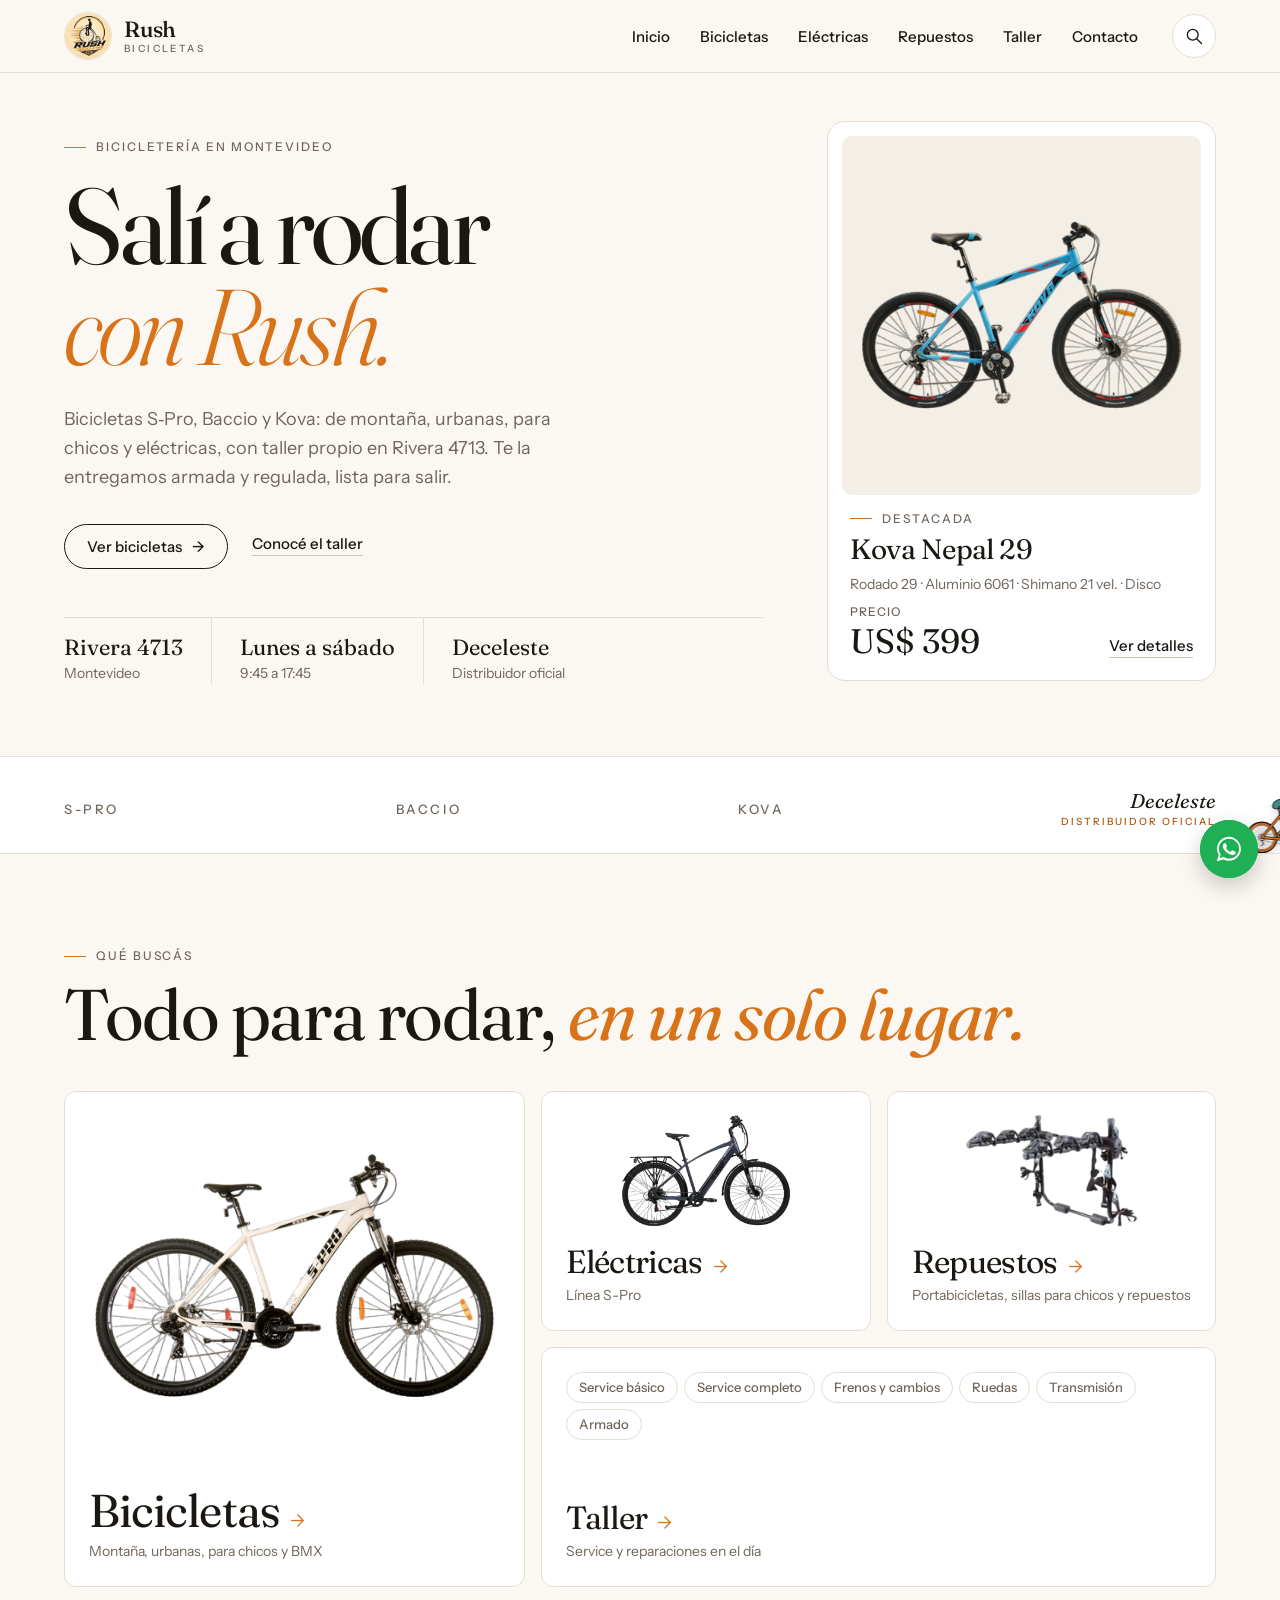
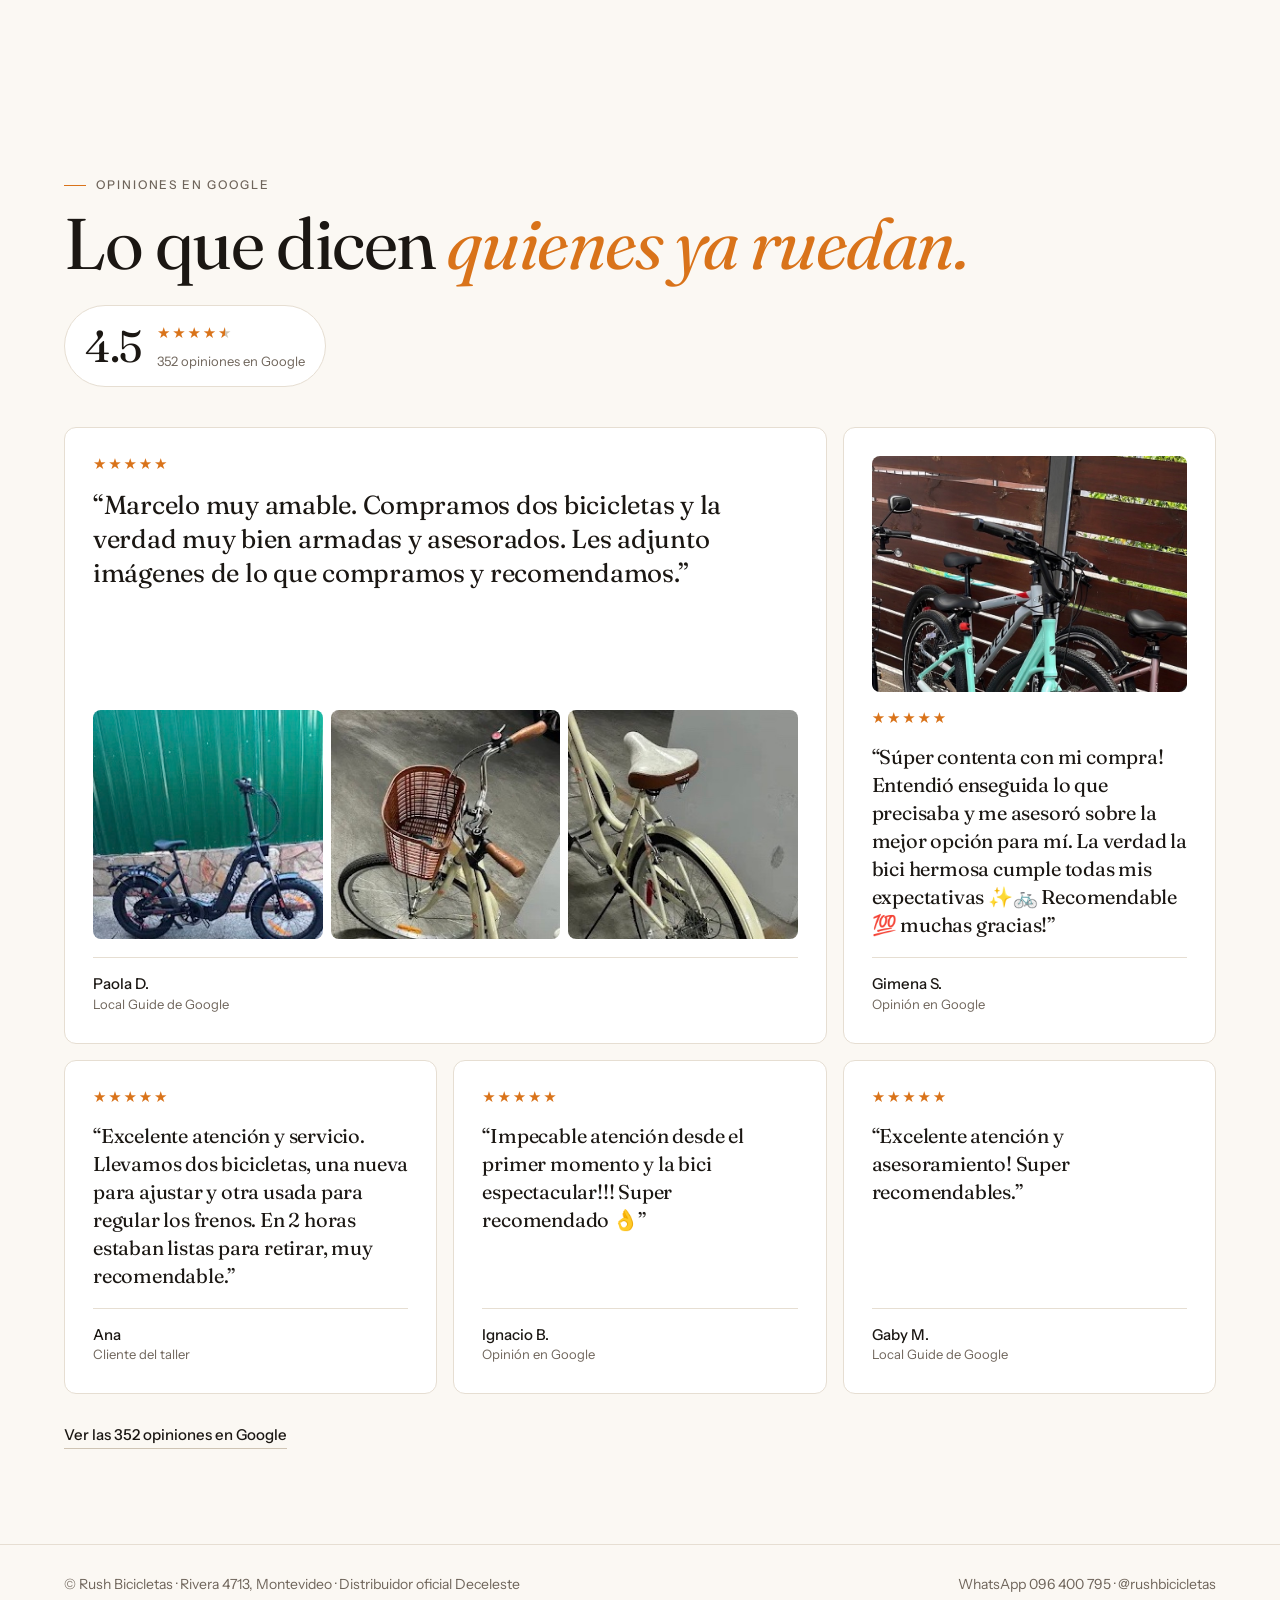
<file: index.html>
<!DOCTYPE html>
<html lang="es">
<head>
  <meta charset="UTF-8">
  <meta name="color-scheme" content="light">
  <meta name="viewport" content="width=device-width, initial-scale=1.0, viewport-fit=cover">
  <meta name="description" content="Rush Bicicletas: bicicletas, eléctricas, repuestos y taller en Rivera 4713, Montevideo.">
  <title>Rush Bicicletas</title>
  <link rel="icon" href="img/logo.webp" type="image/webp">
  <link rel="preconnect" href="https://fonts.googleapis.com">
  <link rel="preconnect" href="https://fonts.gstatic.com" crossorigin>
  <link rel="stylesheet" href="https://fonts.googleapis.com/css2?family=Fraunces:ital,opsz,wght@0,9..144,300..600;1,9..144,300..600&family=Instrument+Sans:wght@400..600&display=swap">
  <link rel="stylesheet" href="css/styles.css">
</head>
<body>
<svg width="0" height="0" style="position:absolute" aria-hidden="true">
  <defs>
    <symbol id="wa-icon" viewBox="0 0 32 32"><path d="M16 3C9 3 3.3 8.6 3.3 15.6c0 2.3.6 4.5 1.8 6.4L3 29l7.2-1.9c1.8 1 3.8 1.5 5.8 1.5 7 0 12.7-5.6 12.7-12.6S23 3 16 3zm0 23.2c-1.9 0-3.7-.5-5.3-1.5l-.4-.2-4.3 1.1 1.1-4.1-.3-.4c-1.1-1.7-1.6-3.6-1.6-5.5C5.2 9.8 10 5.1 16 5.1s10.8 4.7 10.8 10.5S22 26.2 16 26.2zm5.9-7.8c-.3-.2-1.9-.9-2.2-1-.3-.1-.5-.2-.7.2-.2.3-.8 1-1 1.2-.2.2-.4.2-.7.1-.3-.2-1.4-.5-2.6-1.6-1-.9-1.6-1.9-1.8-2.2-.2-.3 0-.5.1-.7l.5-.6c.2-.2.2-.3.3-.5.1-.2 0-.4 0-.6l-1-2.4c-.3-.6-.5-.5-.7-.5h-.6c-.2 0-.6.1-.9.4-.3.3-1.2 1.1-1.2 2.8s1.2 3.2 1.4 3.5c.2.2 2.4 3.6 5.8 5 .8.3 1.4.5 1.9.7.8.3 1.6.2 2.2.1.7-.1 1.9-.8 2.2-1.5.3-.7.3-1.4.2-1.5-.1-.1-.3-.2-.6-.3z"/></symbol>
  </defs>
</svg>

<header>
  <div class="wrap bar">
    <a class="brand" href="index.html" aria-label="Rush Bicicletas, inicio">
      <img src="img/logo.webp" alt="Logo de Rush Bicicletas">
      <div><span>Rush</span><small>BICICLETAS</small></div>
    </a>
    <button class="menu-btn" id="menuBtn" type="button" aria-expanded="false" aria-controls="menu" aria-label="Abrir menú"><i></i><i></i><i></i></button>
    <nav id="menu" aria-label="Secciones">
      <a href="index.html" aria-current="page">Inicio</a>
      <a href="bicicletas.html">Bicicletas</a>
      <a href="electricas.html">Eléctricas</a>
      <a href="repuestos.html">Repuestos</a>
      <a href="taller.html">Taller</a>
      <a href="contacto.html">Contacto</a>
    </nav>
  </div>
</header>

<main>
  <section class="hero">
    <div class="wrap">
      <div class="hero-text">
        <div class="eyebrow">Bicicletería en Montevideo</div>
        <h1>Salí a rodar <em>con Rush.</em></h1>
        <p>Bicicletas S&#8209;Pro, Baccio y Kova: de montaña, urbanas, para chicos y eléctricas, con taller propio en Rivera 4713. Te la entregamos armada y regulada, lista para salir.</p>
        <div class="ctas">
          <a class="btn btn-ghost" href="bicicletas.html">Ver bicicletas</a>
          <a class="link" href="taller.html">Conocé el taller</a>
        </div>
        <ul class="facts">
          <li><b>Rivera 4713</b>Montevideo</li>
          <li><b>Lunes a sábado</b>9:45 a 17:45</li>
          <li><b>Deceleste</b>Distribuidor oficial</li>
        </ul>
      </div>
      <a class="hero-card" href="producto.html?id=kova-nepal-29" style="text-decoration:none;color:inherit" aria-label="Kova Nepal 29, destacada, US$ 399">
        <div class="photo"><img src="img/catalogo/kova-nepal-29.webp" alt="Bicicleta Kova Nepal 29"></div>
        <div class="meta">
          <div class="eyebrow">Destacada</div>
          <h3>Kova Nepal 29</h3>
          <p class="hint-wa">Rodado 29 · Aluminio 6061 · Shimano 21 vel. · Disco</p>
          <div class="row"><div class="price"><small>Precio</small>US$ 399</div><span class="link">Ver detalles</span></div>
        </div>
      </a>
    </div>
  </section>

  <div class="brands" aria-label="Marcas que trabajamos">
  <!-- El ciclista recorre la franja de marcas -->
  <div class="ride" id="ride" aria-hidden="true">
    <div class="bike" id="bike" aria-hidden="true">
  <div class="bike-flip" id="bikeFlip">
    <svg viewBox="-70 -10 490 285" role="img" aria-label="Ciclista de ruta">
      <!-- Líneas de velocidad (se intensifican con el scroll) -->
      <g id="estela" stroke="#141010" stroke-linecap="round" opacity="0">
        <path d="M-66 262 L60 262" stroke-width="4"/>
        <path d="M-40 254 L40 256" stroke-width="2.5"/>
        <path d="M-58 270 L30 268" stroke-width="2"/>
        <path d="M-20 246 L34 249" stroke-width="1.6"/>
      </g>
      <!-- Pierna lejana -->
      <g id="leg-far"></g>
      <!-- Brazo lejano -->
      <path d="M252 50 L270 84 L312 92" fill="none" stroke="#141010" stroke-width="12" stroke-linecap="round" stroke-linejoin="round"/>
      <path d="M252 50 L270 84 L312 92" fill="none" stroke="#9C6440" stroke-width="8" stroke-linecap="round" stroke-linejoin="round"/>
      <g id="rueda-izq">
        <circle cx="95" cy="200" r="61" fill="none" stroke="#141010" stroke-width="7"/>
        <circle cx="95" cy="200" r="55" fill="none" stroke="#C8661A" stroke-width="9"/>
        <circle cx="95" cy="200" r="55" fill="none" stroke="#F2A24A" stroke-width="3" stroke-dasharray="40 305"/>
        <circle cx="95" cy="200" r="50" fill="none" stroke="#141010" stroke-width="1.6"/>
        <g stroke="#8C8078" stroke-width="1.1"><line x1="43.0" y1="200.0" x2="147.0" y2="200.0"/><line x1="45.5" y1="183.9" x2="144.5" y2="216.1"/><line x1="52.9" y1="169.4" x2="137.1" y2="230.6"/><line x1="64.4" y1="157.9" x2="125.6" y2="242.1"/><line x1="78.9" y1="150.5" x2="111.1" y2="249.5"/><line x1="95.0" y1="148.0" x2="95.0" y2="252.0"/><line x1="111.1" y1="150.5" x2="78.9" y2="249.5"/><line x1="125.6" y1="157.9" x2="64.4" y2="242.1"/><line x1="137.1" y1="169.4" x2="52.9" y2="230.6"/><line x1="144.5" y1="183.9" x2="45.5" y2="216.1"/></g>
        <circle cx="95" cy="200" r="13" fill="none" stroke="#141010" stroke-width="4" stroke-dasharray="2 2"/><circle cx="95" cy="200" r="5" fill="#141010"/>
      </g>
      <g id="rueda-der">
        <circle cx="325" cy="200" r="61" fill="none" stroke="#141010" stroke-width="7"/>
        <circle cx="325" cy="200" r="55" fill="none" stroke="#C8661A" stroke-width="9"/>
        <circle cx="325" cy="200" r="55" fill="none" stroke="#F2A24A" stroke-width="3" stroke-dasharray="40 305"/>
        <circle cx="325" cy="200" r="50" fill="none" stroke="#141010" stroke-width="1.6"/>
        <g stroke="#8C8078" stroke-width="1.1"><line x1="273.0" y1="200.0" x2="377.0" y2="200.0"/><line x1="275.5" y1="183.9" x2="374.5" y2="216.1"/><line x1="282.9" y1="169.4" x2="367.1" y2="230.6"/><line x1="294.4" y1="157.9" x2="355.6" y2="242.1"/><line x1="308.9" y1="150.5" x2="341.1" y2="249.5"/><line x1="325.0" y1="148.0" x2="325.0" y2="252.0"/><line x1="341.1" y1="150.5" x2="308.9" y2="249.5"/><line x1="355.6" y1="157.9" x2="294.4" y2="242.1"/><line x1="367.1" y1="169.4" x2="282.9" y2="230.6"/><line x1="374.5" y1="183.9" x2="275.5" y2="216.1"/></g>
        <circle cx="325" cy="200" r="5" fill="#141010"/>
      </g>
      <!-- Cadena y cambio -->
      <path d="M195 187 L95 188 M195 231 L95 212" fill="none" stroke="#5A5048" stroke-width="2.4" stroke-dasharray="3 2"/>
      <path d="M95 212 L102 228 L92 234" fill="none" stroke="#141010" stroke-width="3" stroke-linecap="round"/>
      <!-- Cuadro de ruta (contorno tinta + cobre) -->
      <g stroke-linecap="round" stroke-linejoin="round" fill="none">
        <path d="M95 200 L195 209 L170 110 Z M170 110 L300 98 M195 209 L304 128 M300 98 L306 128" stroke="#141010" stroke-width="12"/>
        <path d="M95 200 L195 209 L170 110 Z M170 110 L300 98 M195 209 L304 128 M300 98 L306 128" stroke="#D0701E" stroke-width="7"/>
        <path d="M212 196 L286 141" stroke="#141010" stroke-width="3" stroke-dasharray="7 3 2 3"/>
        <path d="M306 128 Q314 162 325 200" stroke="#141010" stroke-width="9"/>
        <path d="M306 128 Q314 162 325 200" stroke="#D0701E" stroke-width="4"/>
        <!-- Tija y asiento -->
        <path d="M170 110 L162 80" stroke="#141010" stroke-width="6"/>
        <!-- Potencia y manubrio de carrera -->
        <path d="M300 98 L318 92" stroke="#141010" stroke-width="6"/>
        <path d="M316 92 L332 90 Q348 92 344 110 Q340 124 326 122" stroke="#141010" stroke-width="6"/>
      </g>
      <path d="M140 76 Q152 70 186 73 Q190 79 180 80 L148 81 Q136 81 140 76 Z" fill="#141010"/>
      <path d="M328 84 L338 84 L336 96 L328 96 Z" fill="#141010"/>
      <!-- Pedalier -->
      <g id="pedal">
        <circle cx="195" cy="209" r="22" fill="none" stroke="#141010" stroke-width="6" stroke-dasharray="3 2"/>
        <circle cx="195" cy="209" r="15" fill="#2A2320"/>
        <line x1="195" y1="209" x2="195" y2="245" stroke="#141010" stroke-width="7" stroke-linecap="round"/>
        <line x1="195" y1="209" x2="195" y2="245" stroke="#8C8078" stroke-width="3" stroke-linecap="round"/>
        <line x1="195" y1="209" x2="195" y2="173" stroke="#141010" stroke-width="7" stroke-linecap="round"/>
        <circle cx="195" cy="209" r="4" fill="#C8661A"/>
      </g>
      <!-- Ciclista agachado -->
      <g id="ciclista" stroke-linecap="round" stroke-linejoin="round">
        <g id="leg-near"></g>
        <!-- Torso: camiseta rojo-naranja con panel naranja -->
        <path d="M166 66 Q210 34 262 40" fill="none" stroke="#141010" stroke-width="34"/>
        <path d="M166 66 Q210 34 262 40" fill="none" stroke="#C0391B" stroke-width="28"/>
        <path d="M176 70 Q214 50 258 52" fill="none" stroke="#F0892A" stroke-width="9"/>
        <path d="M204 42 L236 36" fill="none" stroke="#FFFFFF" stroke-width="2.5" opacity=".85"/>
        <!-- Calza -->
        <path d="M152 70 Q162 54 184 60" fill="none" stroke="#141010" stroke-width="30"/>
        <path d="M152 70 Q162 54 184 60" fill="none" stroke="#3E8C8A" stroke-width="24"/>
        <!-- Cuello y cabeza -->
        <path d="M262 40 L282 30" fill="none" stroke="#141010" stroke-width="14"/>
        <path d="M262 40 L282 30" fill="none" stroke="#C98A5E" stroke-width="9"/>
        <circle cx="291" cy="22" r="15" fill="#C98A5E" stroke="#141010" stroke-width="3"/>
        <path d="M296 30 Q302 32 306 28" fill="none" stroke="#141010" stroke-width="2"/>
        <!-- Casco blanco con ventilaciones -->
        <path d="M268 18 Q272 -2 296 0 Q312 2 310 16 L300 14 Q286 8 268 18 Z" fill="#FFFFFF" stroke="#141010" stroke-width="3"/>
        <path d="M280 6 L286 12 M290 3 L294 10 M300 4 L302 11" stroke="#141010" stroke-width="2"/>
        <!-- Lentes -->
        <path d="M292 18 L308 18 L307 24 Q300 27 294 24 Z" fill="#35B8C9" stroke="#141010" stroke-width="2"/>
        <!-- Brazo cercano -->
        <path d="M258 48 L280 84 L326 90" fill="none" stroke="#141010" stroke-width="14"/>
        <path d="M258 48 L270 66" fill="none" stroke="#C0391B" stroke-width="10"/>
        <path d="M270 66 L280 84 L322 90" fill="none" stroke="#C98A5E" stroke-width="9"/>
        <circle cx="326" cy="90" r="7" fill="#141010"/>
      </g>
    </svg>
  </div>
</div>
  </div>
    <div class="wrap"><b>S-Pro</b><b>Baccio</b><b>Kova</b><b class="dist">Deceleste<small>Distribuidor oficial</small></b></div>
  </div>

  <section class="block">
    <div class="wrap">
      <div class="head">
        <div>
          <div class="eyebrow">Qué buscás</div>
          <h2>Todo para rodar, <em>en un solo lugar.</em></h2>
        </div>
      </div>
      <div class="tiles">
        <a class="tile tile-big" href="bicicletas.html"><img src="img/catalogo/spro-vx-29.webp" alt=""><span>Bicicletas</span><small>Montaña, urbanas, para chicos y BMX</small></a>
        <a class="tile" href="electricas.html"><img src="img/catalogo/spro-mob-700.webp" alt=""><span>Eléctricas</span><small>Línea S-Pro</small></a>
        <a class="tile" href="repuestos.html"><img src="img/catalogo/kova-portabicicletas-3.webp" alt=""><span>Repuestos</span><small>Portabicicletas, sillas para chicos y repuestos</small></a>
        <a class="tile tile-wide" href="taller.html"><ul aria-hidden="true"><li>Service básico</li><li>Service completo</li><li>Frenos y cambios</li><li>Ruedas</li><li>Transmisión</li><li>Armado</li></ul><span>Taller</span><small>Service y reparaciones en el día</small></a>
      </div>
    </div>
  </section>

  <section class="block reviews">
    <div class="wrap">
      <div class="head">
        <div>
          <div class="eyebrow">Opiniones en Google</div>
          <h2>Lo que dicen <em>quienes ya ruedan.</em></h2>
        </div>
        <a class="rating" href="https://www.google.com/maps/search/?api=1&amp;query=Rush+Bicicletas+Av.+Gral.+Rivera+4713+Montevideo" target="_blank" rel="noopener">
          <b>4.5</b>
          <span><span class="stars stars-45" aria-label="4.5 de 5 estrellas">★★★★★</span><small>352 opiniones en Google</small></span>
        </a>
      </div>
      <div class="reviews-grid">
        <figure class="review review-lead">
          <span class="stars" aria-label="5 de 5 estrellas">★★★★★</span>
          <blockquote>“Marcelo muy amable. Compramos dos bicicletas y la verdad muy bien armadas y asesorados. Les adjunto imágenes de lo que compramos y recomendamos.”</blockquote>
          <div class="review-photos">
            <img src="img/clientes/cliente-1.jpg" alt="Bicicleta eléctrica plegable S-Pro de una clienta" loading="lazy">
            <img src="img/clientes/cliente-2.jpg" alt="Bicicleta de paseo con canasto de una clienta" loading="lazy">
            <img src="img/clientes/cliente-3.jpg" alt="Detalle del asiento de la bicicleta de paseo" loading="lazy">
          </div>
          <figcaption><b>Paola D.</b> Local Guide de Google</figcaption>
        </figure>
        <figure class="review review-pic">
          <img src="img/clientes/cliente-gimena.jpg" alt="Bicicleta verde agua de una clienta, junto a otras bicis" loading="lazy">
          <span class="stars" aria-label="5 de 5 estrellas">★★★★★</span>
          <blockquote>“Súper contenta con mi compra! Entendió enseguida lo que precisaba y me asesoró sobre la mejor opción para mí. La verdad la bici hermosa cumple todas mis expectativas ✨🚲 Recomendable 💯 muchas gracias!”</blockquote>
          <figcaption><b>Gimena S.</b> Opinión en Google</figcaption>
        </figure>
        <figure class="review">
          <span class="stars" aria-label="5 de 5 estrellas">★★★★★</span>
          <blockquote>“Excelente atención y servicio. Llevamos dos bicicletas, una nueva para ajustar y otra usada para regular los frenos. En 2 horas estaban listas para retirar, muy recomendable.”</blockquote>
          <figcaption><b>Ana</b> Cliente del taller</figcaption>
        </figure>
        <figure class="review">
          <span class="stars" aria-label="5 de 5 estrellas">★★★★★</span>
          <blockquote>“Impecable atención desde el primer momento y la bici espectacular!!! Super recomendado 👌”</blockquote>
          <figcaption><b>Ignacio B.</b> Opinión en Google</figcaption>
        </figure>
        <figure class="review">
          <span class="stars" aria-label="5 de 5 estrellas">★★★★★</span>
          <blockquote>“Excelente atención y asesoramiento! Super recomendables.”</blockquote>
          <figcaption><b>Gaby M.</b> Local Guide de Google</figcaption>
        </figure>
      </div>
      <p class="reviews-more"><a class="link" href="https://www.google.com/maps/search/?api=1&amp;query=Rush+Bicicletas+Av.+Gral.+Rivera+4713+Montevideo" target="_blank" rel="noopener">Ver las 352 opiniones en Google</a></p>
    </div>
  </section>
</main>

<footer><div class="wrap"><span>© Rush Bicicletas · Rivera 4713, Montevideo · Distribuidor oficial Deceleste</span><span>WhatsApp 096 400 795 · @rushbicicletas</span></div></footer>

<a class="wa-float wa-link" href="#" target="_blank" rel="noopener" aria-label="Escribinos por WhatsApp"><svg><use href="#wa-icon"/></svg></a>

<script src="js/main.js"></script>
</body>
</html>
</file>
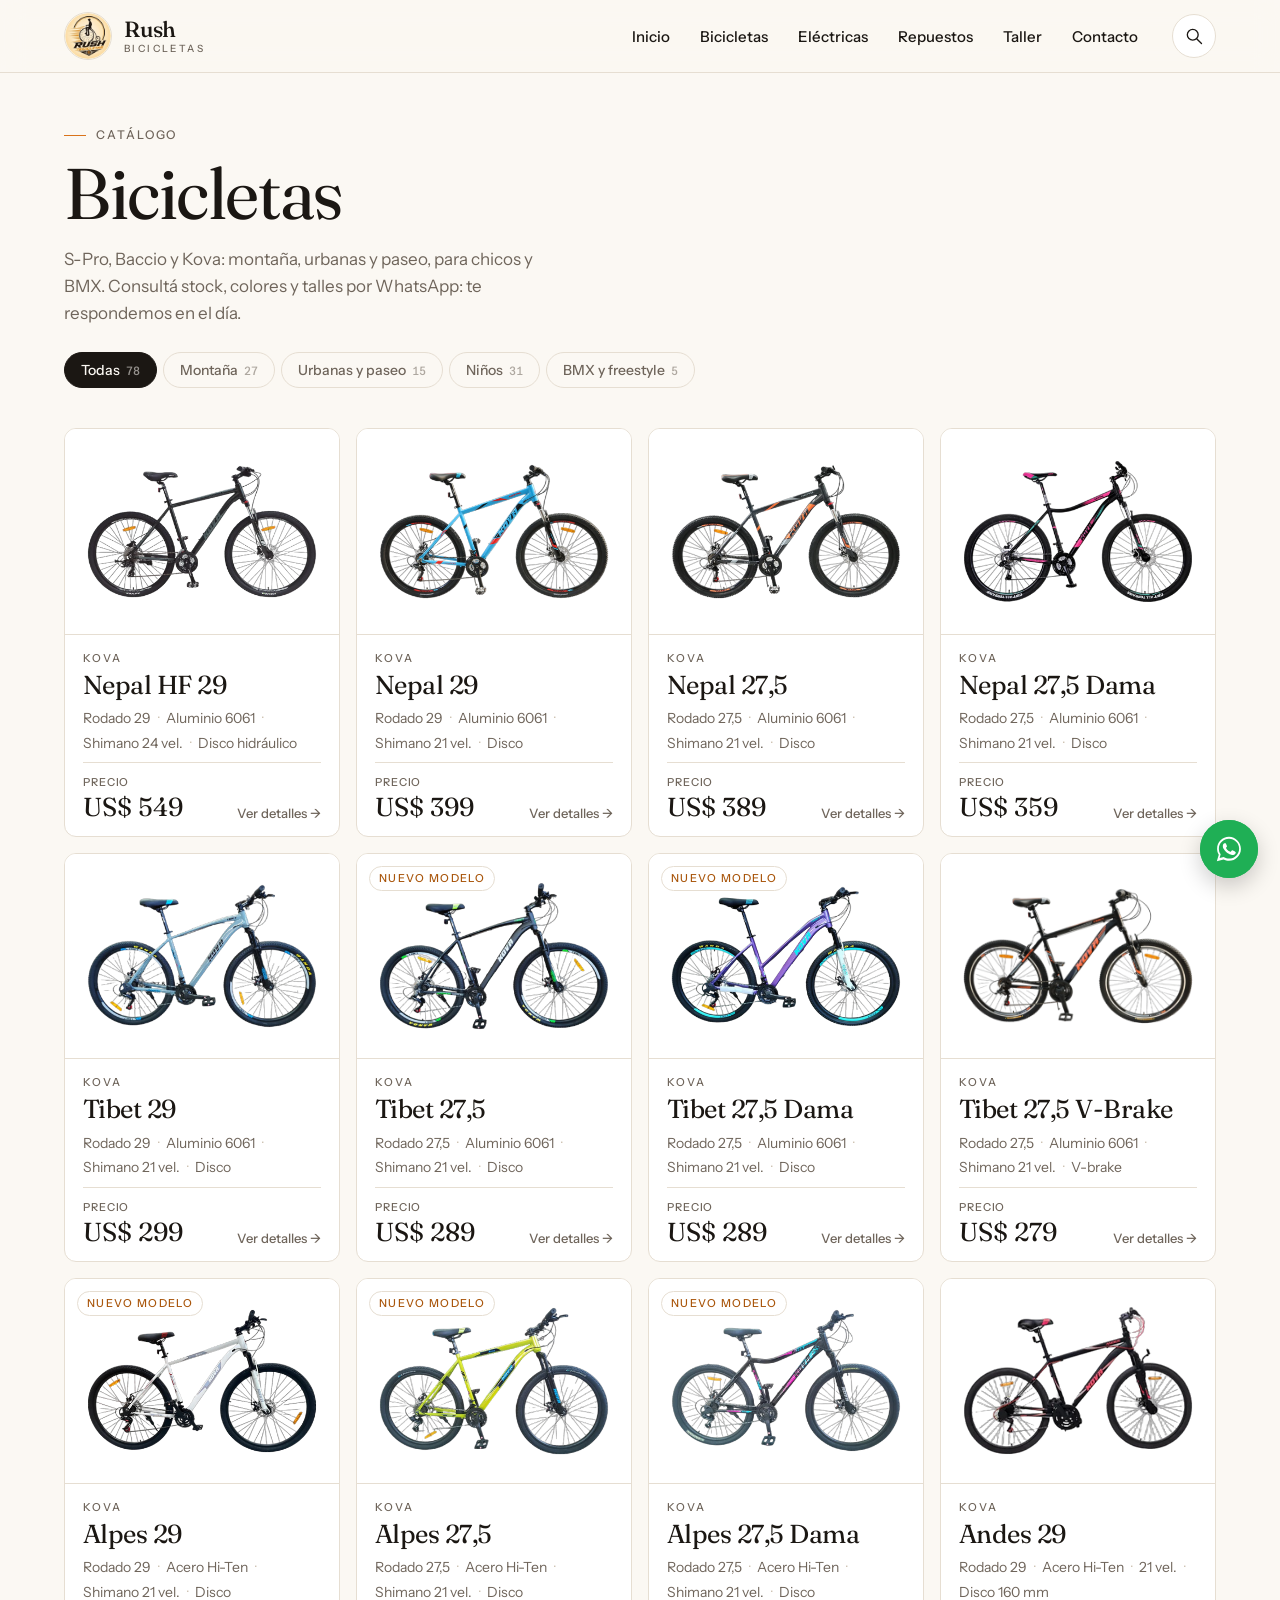
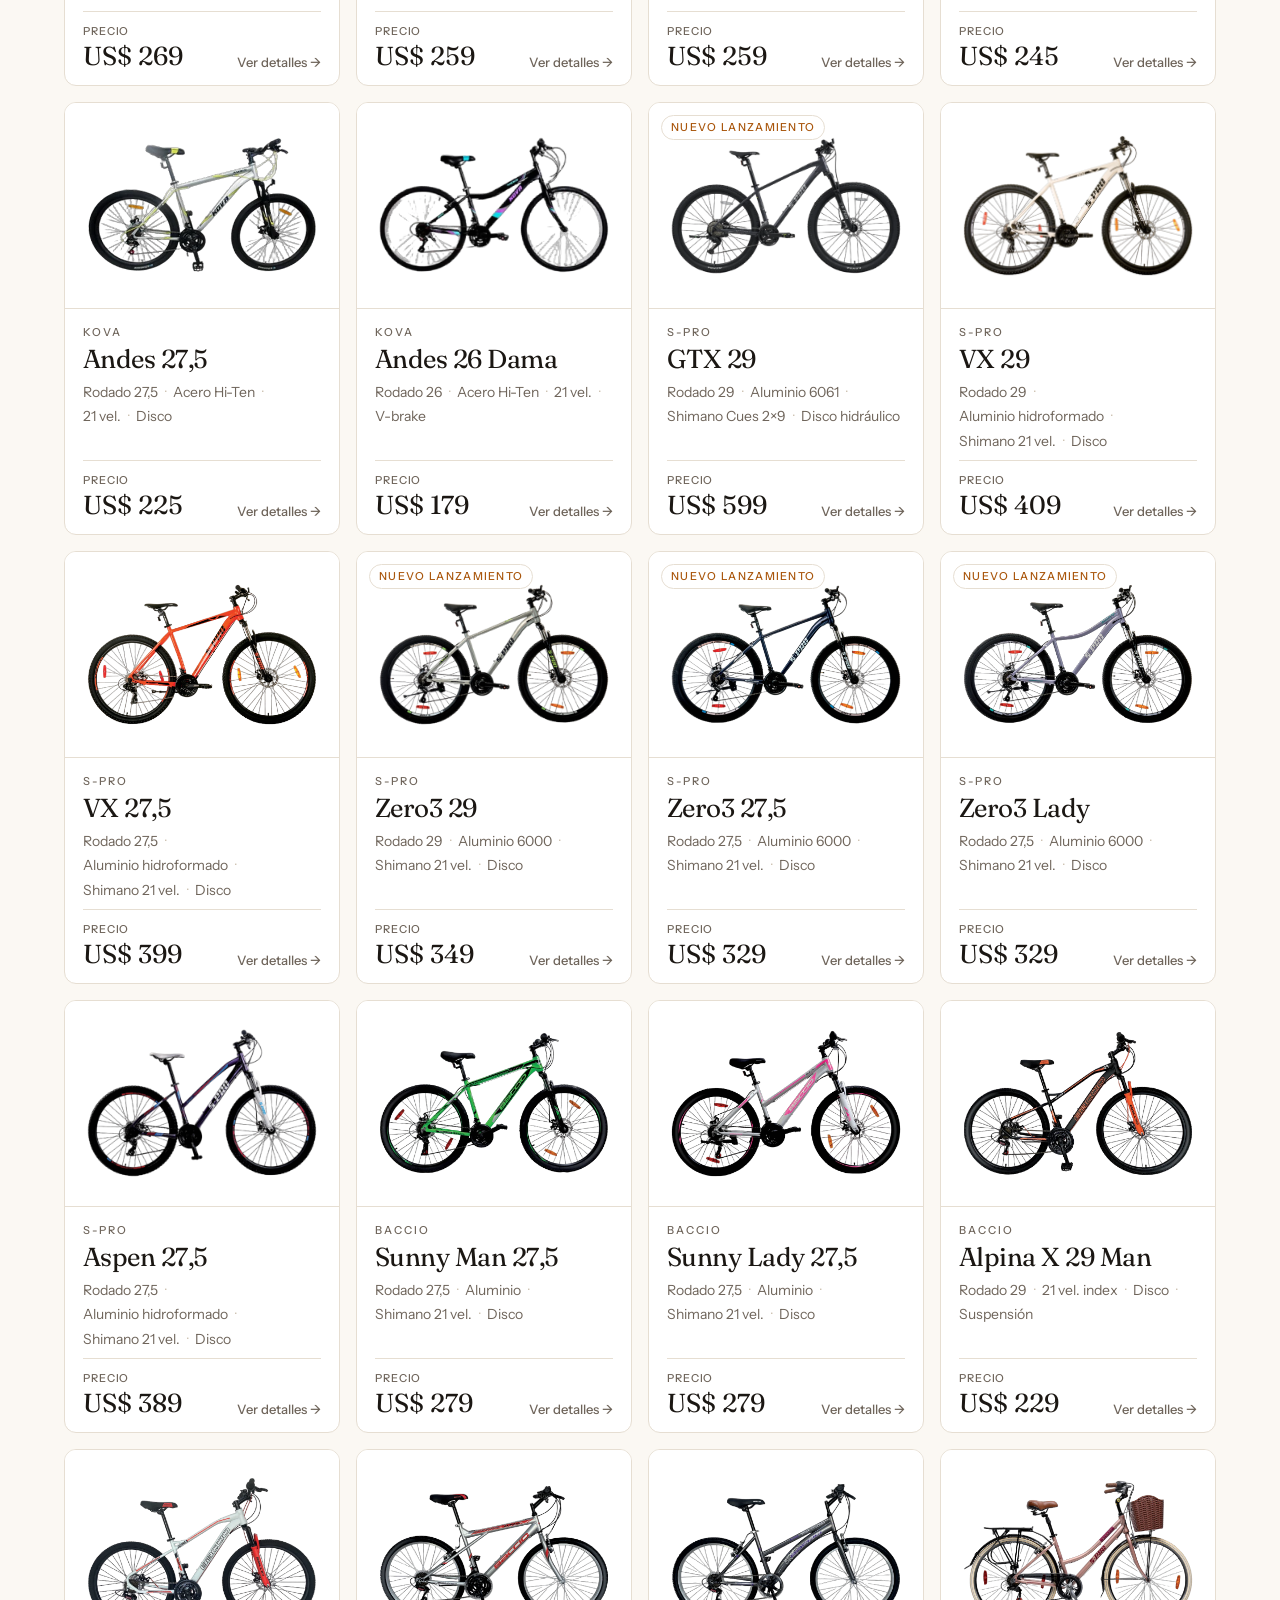
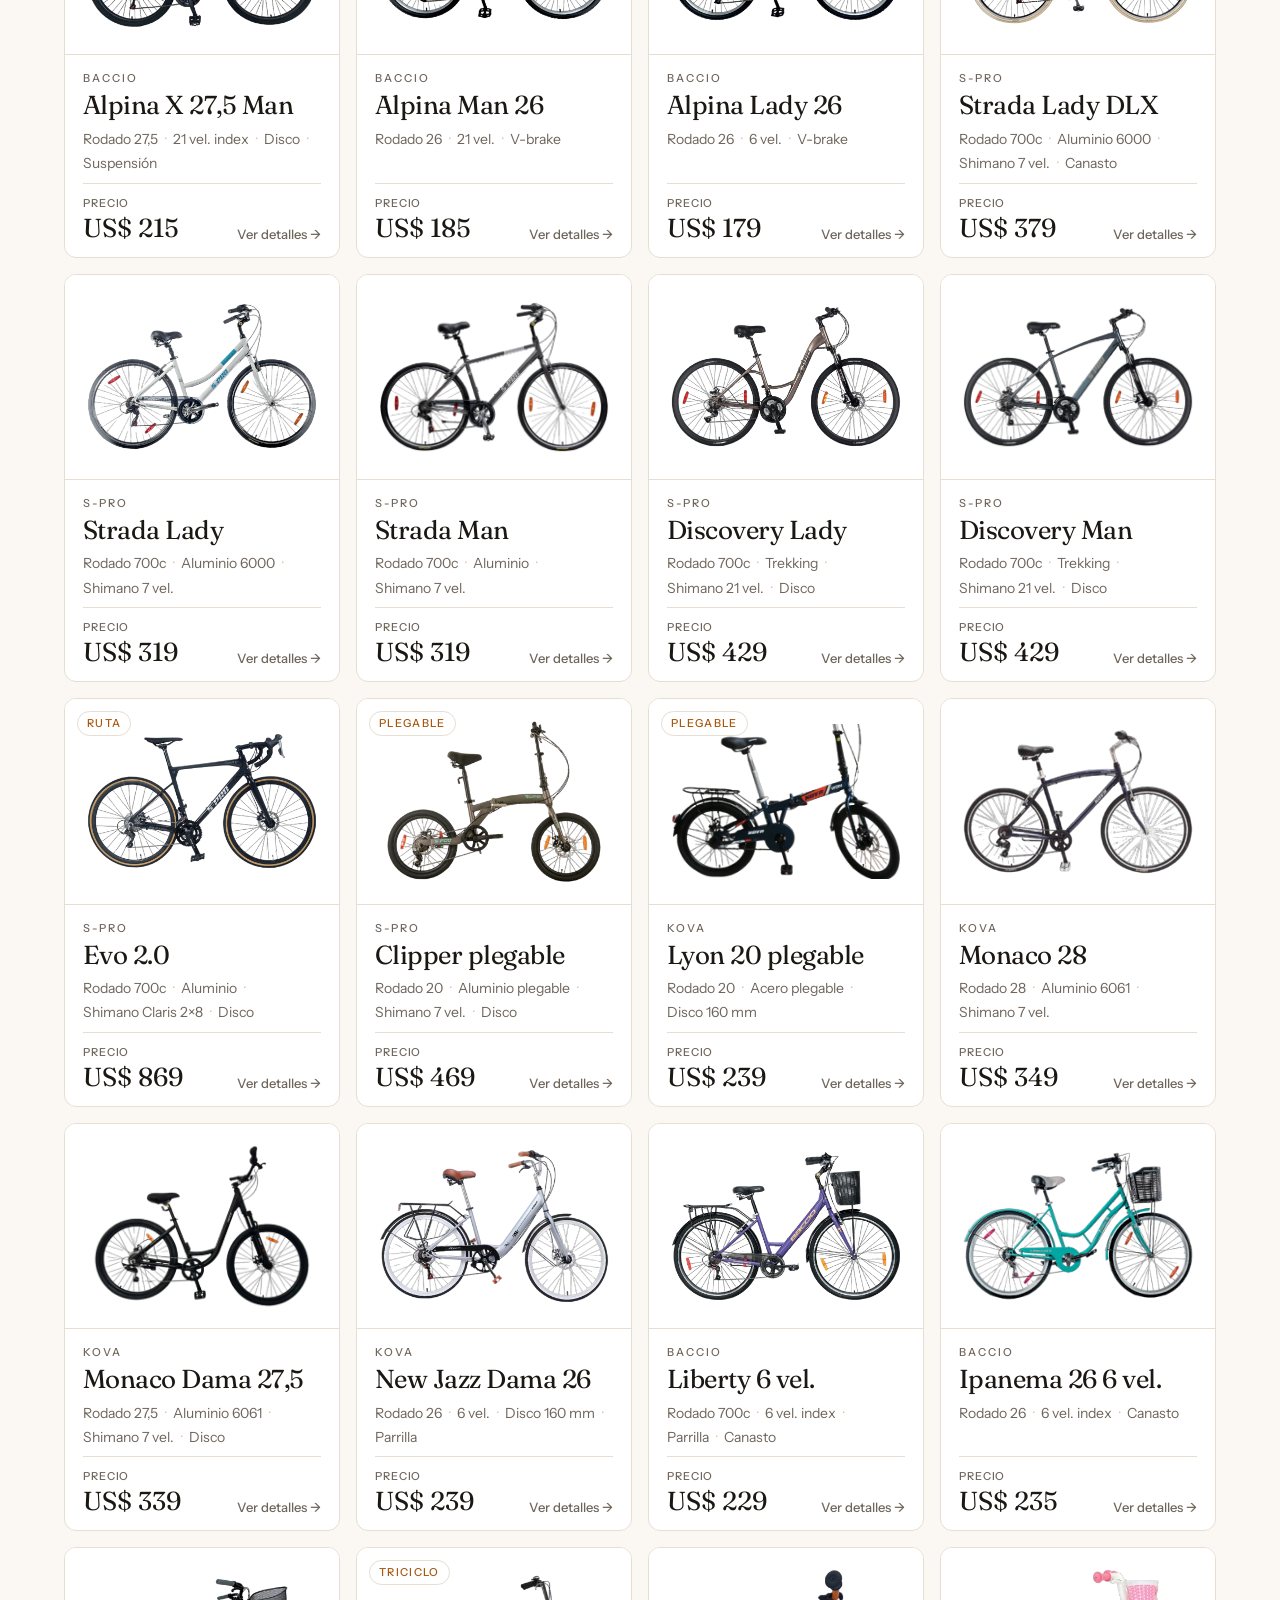
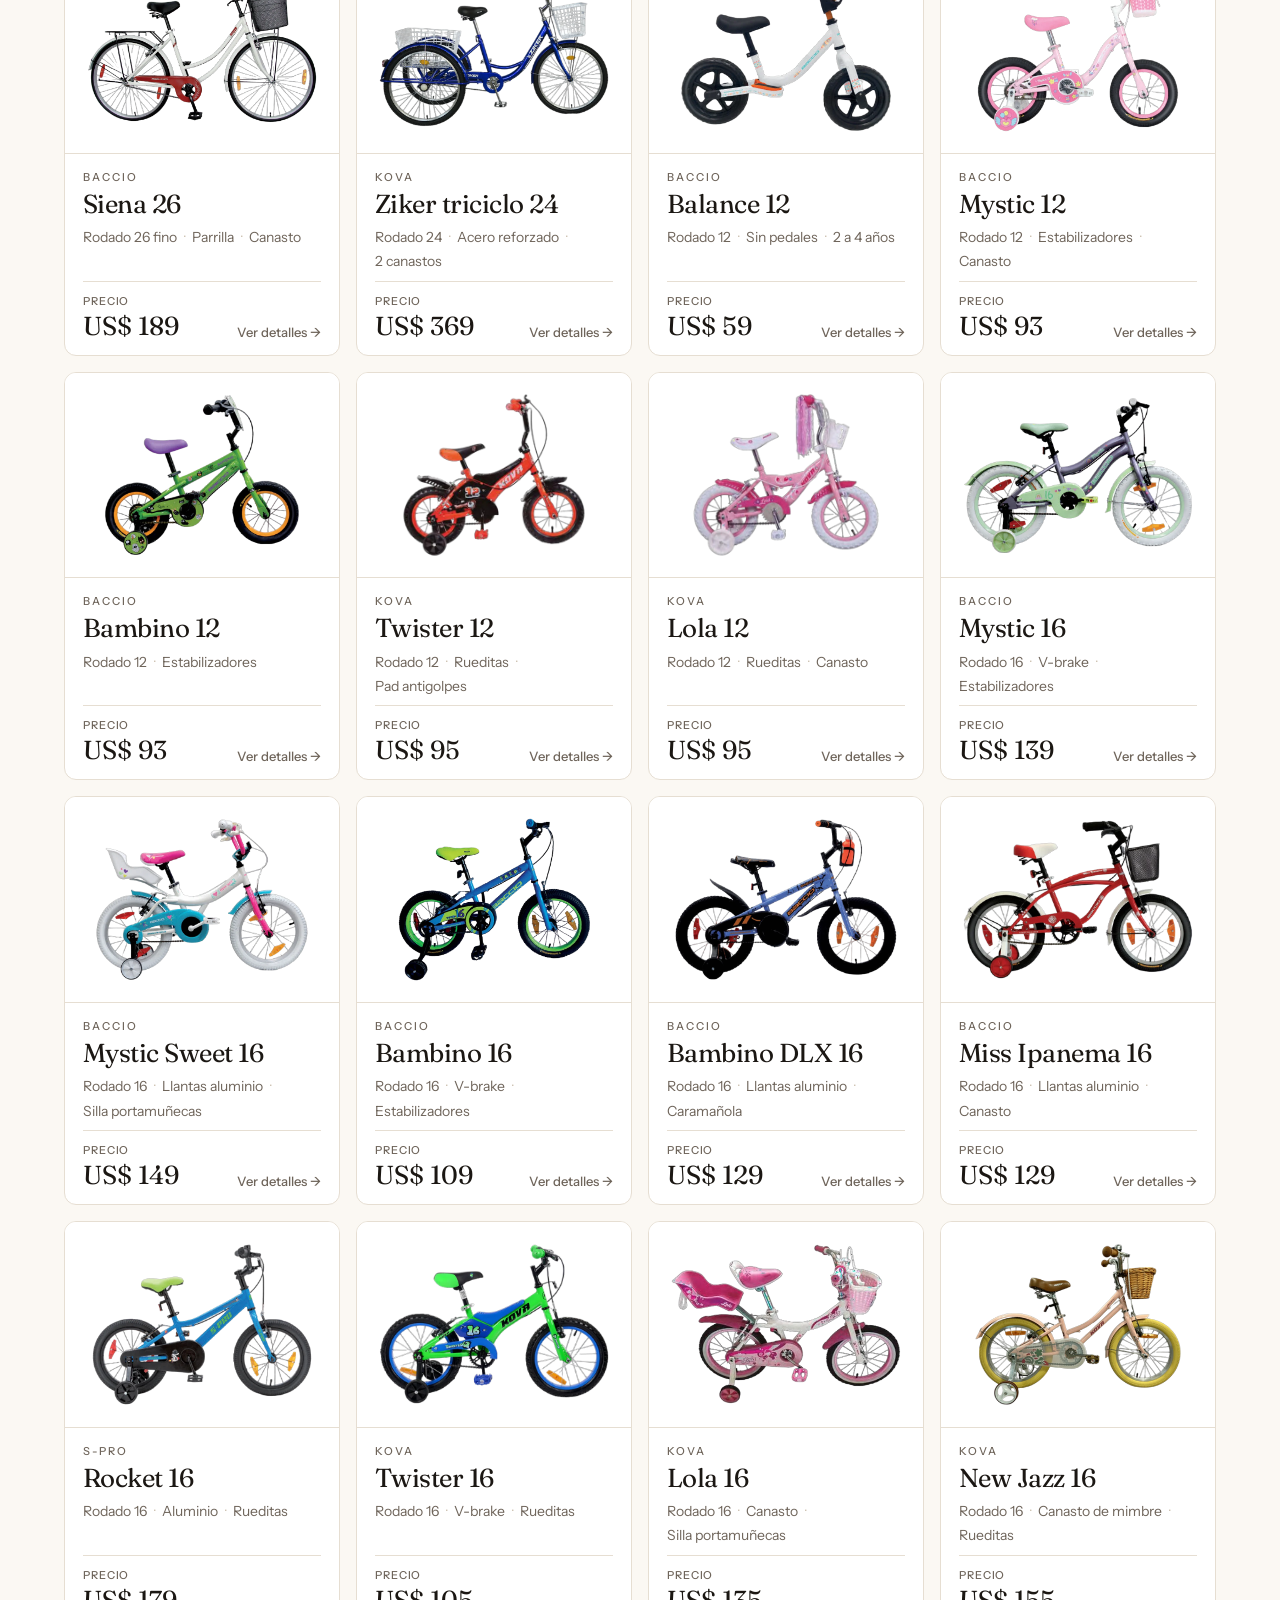
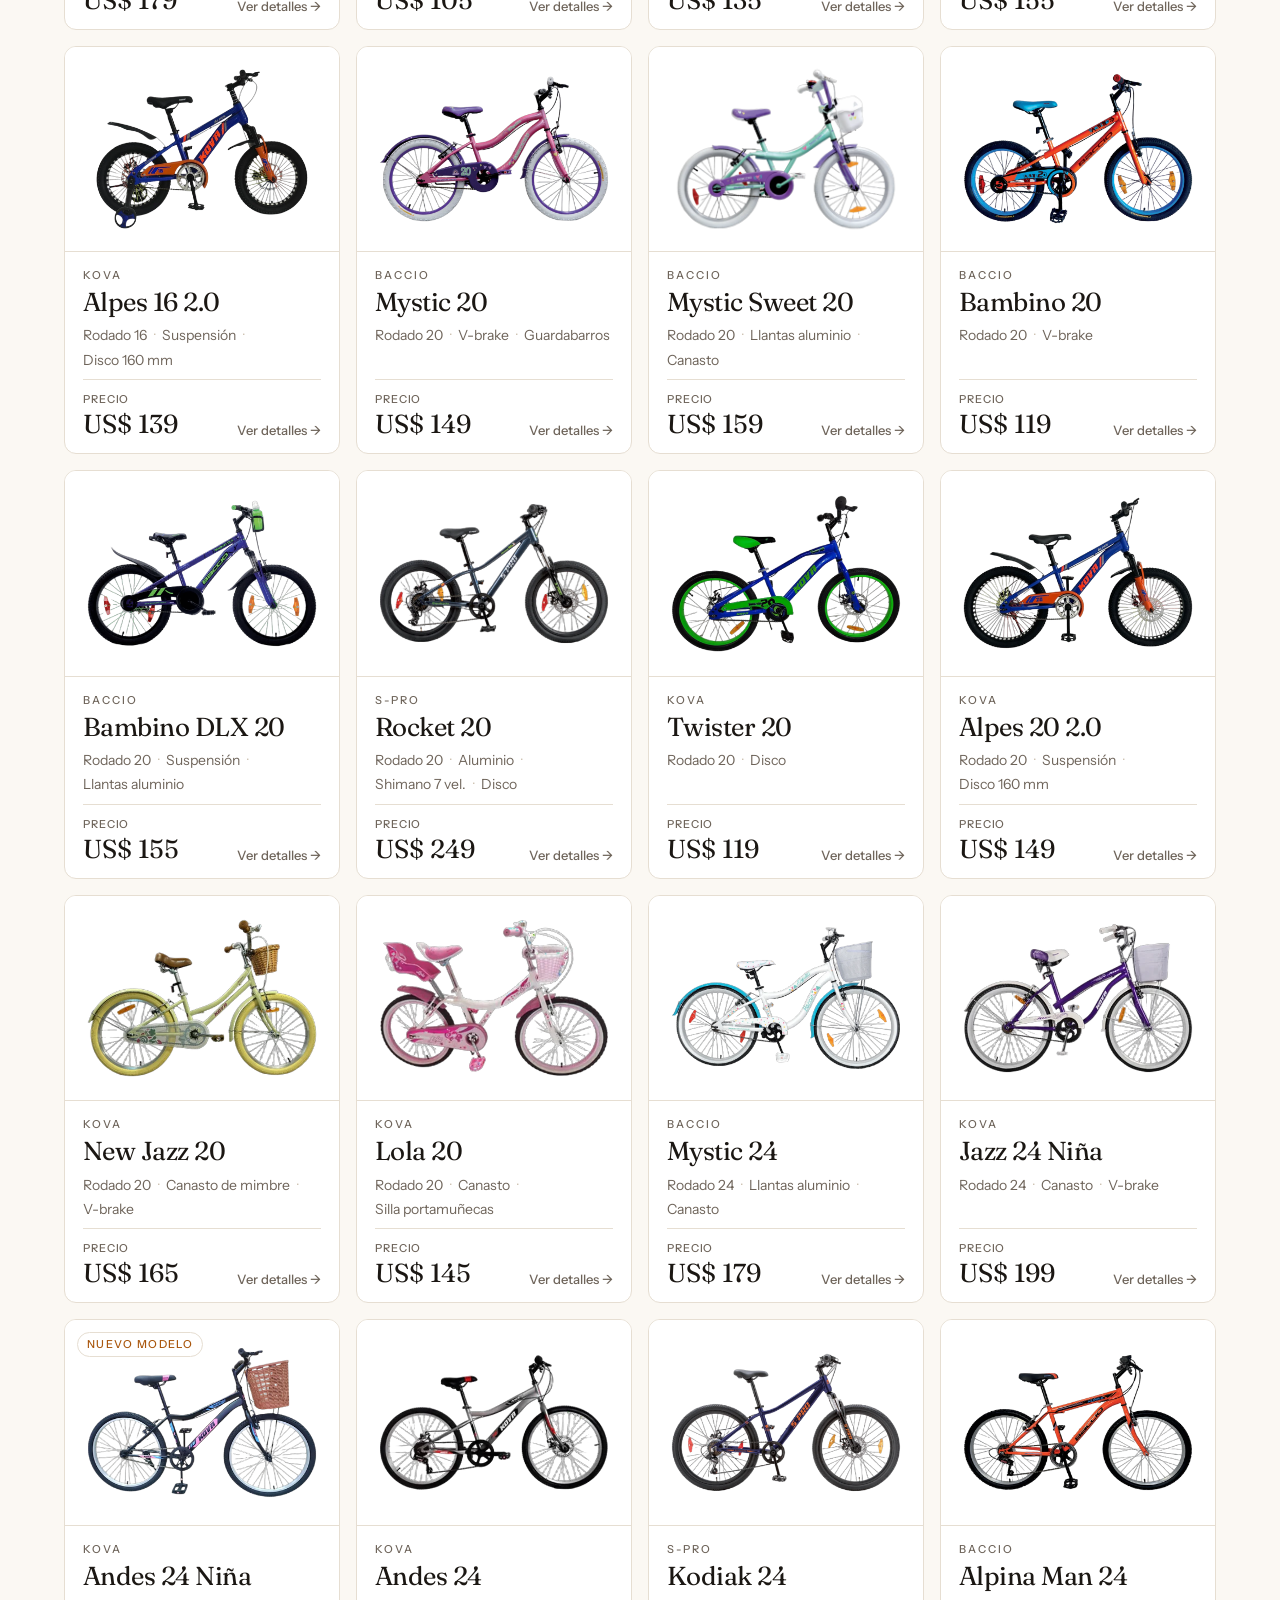
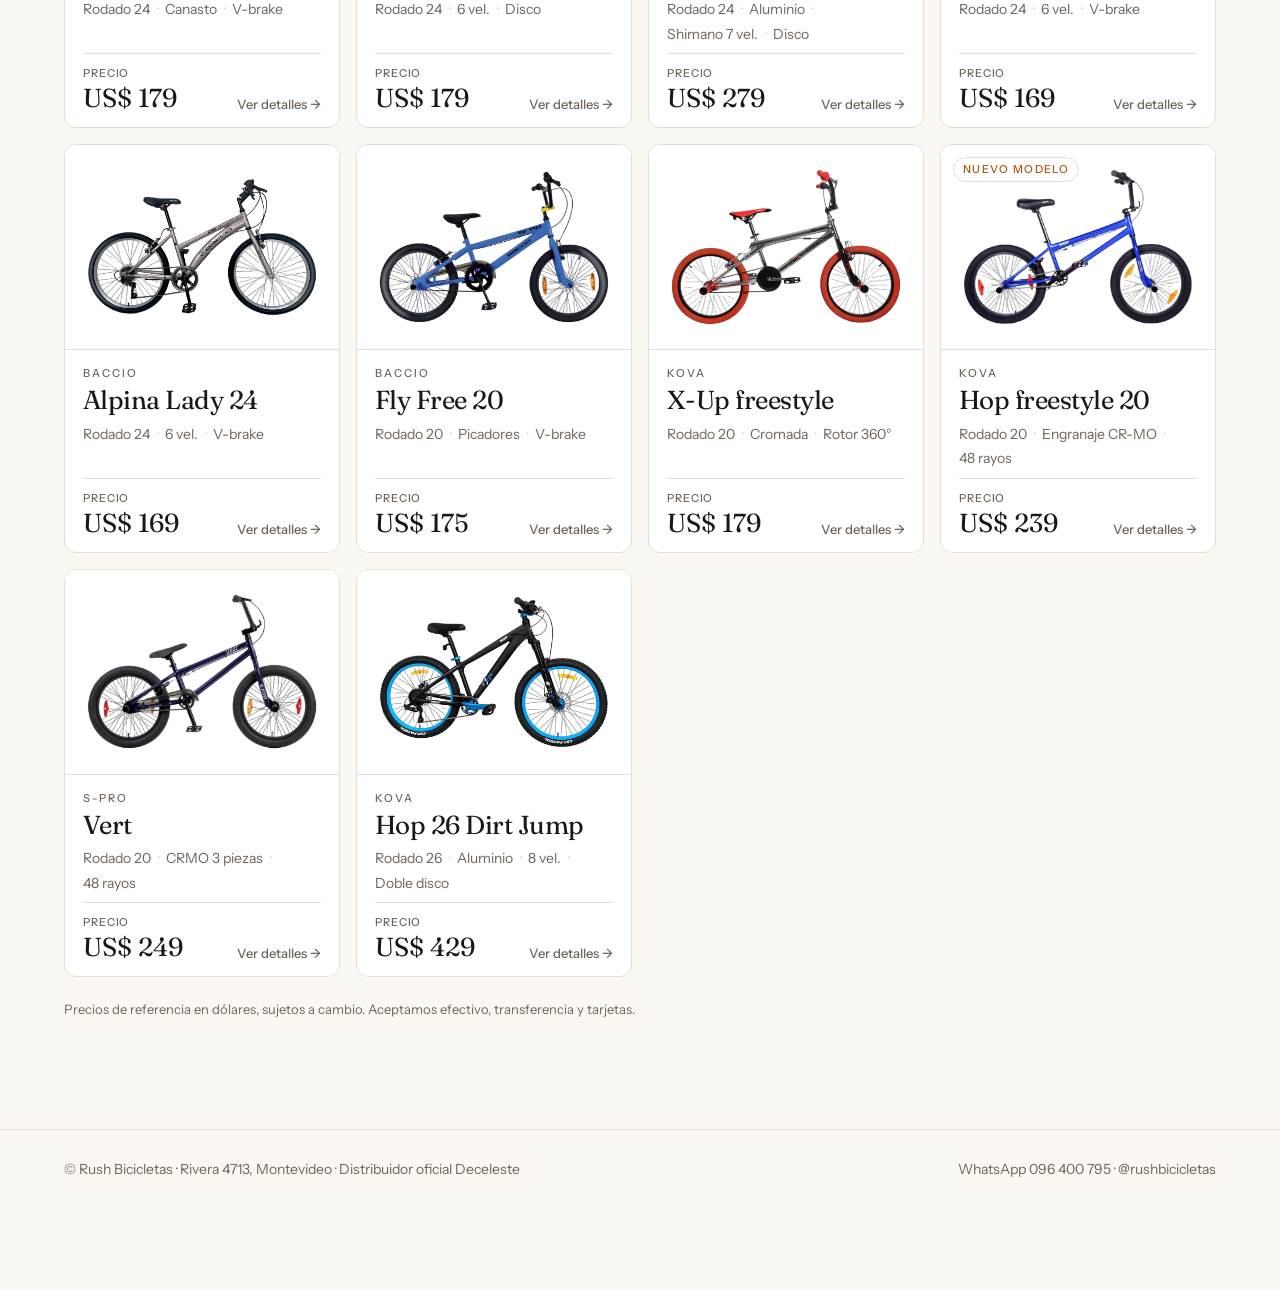
<file: bicicletas.html>
<!DOCTYPE html>
<html lang="es">
<head>
  <meta charset="UTF-8">
  <meta name="color-scheme" content="light">
  <meta name="viewport" content="width=device-width, initial-scale=1.0, viewport-fit=cover">
  <meta name="description" content="Bicicletas S-Pro, Baccio y Kova: montaña, urbanas y paseo, para niños y BMX. Distribuidor oficial Deceleste. Rivera 4713, Montevideo.">
  <title>Bicicletas · Rush Bicicletas</title>
  <link rel="icon" href="img/logo.webp" type="image/webp">
  <link rel="preconnect" href="https://fonts.googleapis.com">
  <link rel="preconnect" href="https://fonts.gstatic.com" crossorigin>
  <link rel="stylesheet" href="https://fonts.googleapis.com/css2?family=Fraunces:ital,opsz,wght@0,9..144,300..600;1,9..144,300..600&family=Instrument+Sans:wght@400..600&display=swap">
  <link rel="stylesheet" href="css/styles.css">
</head>
<body>
<svg width="0" height="0" style="position:absolute" aria-hidden="true">
  <defs>
    <symbol id="wa-icon" viewBox="0 0 32 32"><path d="M16 3C9 3 3.3 8.6 3.3 15.6c0 2.3.6 4.5 1.8 6.4L3 29l7.2-1.9c1.8 1 3.8 1.5 5.8 1.5 7 0 12.7-5.6 12.7-12.6S23 3 16 3zm0 23.2c-1.9 0-3.7-.5-5.3-1.5l-.4-.2-4.3 1.1 1.1-4.1-.3-.4c-1.1-1.7-1.6-3.6-1.6-5.5C5.2 9.8 10 5.1 16 5.1s10.8 4.7 10.8 10.5S22 26.2 16 26.2zm5.9-7.8c-.3-.2-1.9-.9-2.2-1-.3-.1-.5-.2-.7.2-.2.3-.8 1-1 1.2-.2.2-.4.2-.7.1-.3-.2-1.4-.5-2.6-1.6-1-.9-1.6-1.9-1.8-2.2-.2-.3 0-.5.1-.7l.5-.6c.2-.2.2-.3.3-.5.1-.2 0-.4 0-.6l-1-2.4c-.3-.6-.5-.5-.7-.5h-.6c-.2 0-.6.1-.9.4-.3.3-1.2 1.1-1.2 2.8s1.2 3.2 1.4 3.5c.2.2 2.4 3.6 5.8 5 .8.3 1.4.5 1.9.7.8.3 1.6.2 2.2.1.7-.1 1.9-.8 2.2-1.5.3-.7.3-1.4.2-1.5-.1-.1-.3-.2-.6-.3z"/></symbol>
  </defs>
</svg>

<header>
  <div class="wrap bar">
    <a class="brand" href="index.html" aria-label="Rush Bicicletas, inicio">
      <img src="img/logo.webp" alt="Logo de Rush Bicicletas">
      <div><span>Rush</span><small>BICICLETAS</small></div>
    </a>
    <button class="menu-btn" id="menuBtn" type="button" aria-expanded="false" aria-controls="menu" aria-label="Abrir menú"><i></i><i></i><i></i></button>
    <nav id="menu" aria-label="Secciones">
      <a href="index.html">Inicio</a>
      <a href="bicicletas.html" aria-current="page">Bicicletas</a>
      <a href="electricas.html">Eléctricas</a>
      <a href="repuestos.html">Repuestos</a>
      <a href="taller.html">Taller</a>
      <a href="contacto.html">Contacto</a>
    </nav>
  </div>
</header>

<main>
  <section class="block">
    <div class="wrap">
      <div class="head">
        <div>
          <div class="eyebrow">Catálogo</div>
          <h1>Bicicletas</h1>
          <p>S-Pro, Baccio y Kova: montaña, urbanas y paseo, para chicos y BMX. Consultá stock, colores y talles por WhatsApp: te respondemos en el día.</p>
        </div>
        <div class="chips" role="group" aria-label="Filtrar catálogo" id="chips"></div>
      </div>
      <div class="grid" id="grid" data-cats="mtb,urbana,ninos,bmx"></div>
      <p class="note">Precios de referencia en dólares, sujetos a cambio. Aceptamos efectivo, transferencia y tarjetas.</p>
    </div>
  </section>
</main>

<footer><div class="wrap"><span>© Rush Bicicletas · Rivera 4713, Montevideo · Distribuidor oficial Deceleste</span><span>WhatsApp 096 400 795 · @rushbicicletas</span></div></footer>

<a class="wa-float wa-link" href="#" target="_blank" rel="noopener" aria-label="Escribinos por WhatsApp"><svg><use href="#wa-icon"/></svg></a>

<script src="js/main.js"></script>
</body>
</html>
</file>
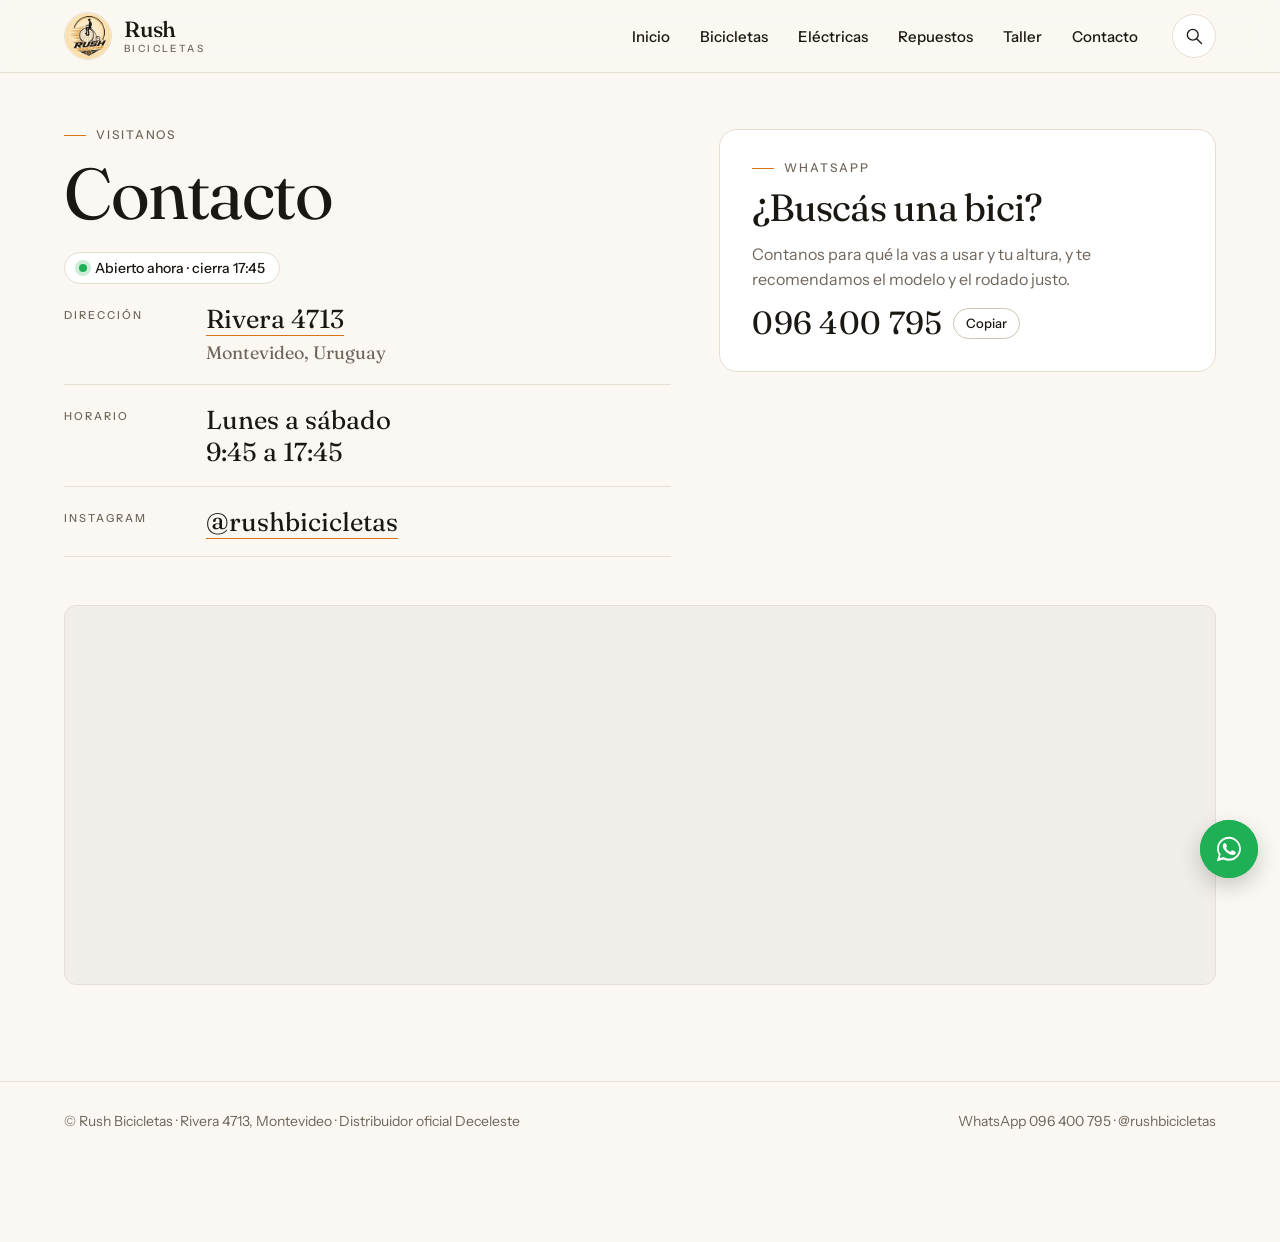
<file: contacto.html>
<!DOCTYPE html>
<html lang="es">
<head>
  <meta charset="UTF-8">
  <meta name="color-scheme" content="light">
  <meta name="viewport" content="width=device-width, initial-scale=1.0, viewport-fit=cover">
  <meta name="description" content="Contacto de Rush Bicicletas: Rivera 4713, Montevideo. Lunes a sábado de 9:45 a 17:45. WhatsApp 096 400 795.">
  <title>Contacto · Rush Bicicletas</title>
  <link rel="icon" href="img/logo.webp" type="image/webp">
  <link rel="preconnect" href="https://fonts.googleapis.com">
  <link rel="preconnect" href="https://fonts.gstatic.com" crossorigin>
  <link rel="stylesheet" href="https://fonts.googleapis.com/css2?family=Fraunces:ital,opsz,wght@0,9..144,300..600;1,9..144,300..600&family=Instrument+Sans:wght@400..600&display=swap">
  <link rel="stylesheet" href="css/styles.css">
</head>
<body>
<svg width="0" height="0" style="position:absolute" aria-hidden="true">
  <defs>
    <symbol id="wa-icon" viewBox="0 0 32 32"><path d="M16 3C9 3 3.3 8.6 3.3 15.6c0 2.3.6 4.5 1.8 6.4L3 29l7.2-1.9c1.8 1 3.8 1.5 5.8 1.5 7 0 12.7-5.6 12.7-12.6S23 3 16 3zm0 23.2c-1.9 0-3.7-.5-5.3-1.5l-.4-.2-4.3 1.1 1.1-4.1-.3-.4c-1.1-1.7-1.6-3.6-1.6-5.5C5.2 9.8 10 5.1 16 5.1s10.8 4.7 10.8 10.5S22 26.2 16 26.2zm5.9-7.8c-.3-.2-1.9-.9-2.2-1-.3-.1-.5-.2-.7.2-.2.3-.8 1-1 1.2-.2.2-.4.2-.7.1-.3-.2-1.4-.5-2.6-1.6-1-.9-1.6-1.9-1.8-2.2-.2-.3 0-.5.1-.7l.5-.6c.2-.2.2-.3.3-.5.1-.2 0-.4 0-.6l-1-2.4c-.3-.6-.5-.5-.7-.5h-.6c-.2 0-.6.1-.9.4-.3.3-1.2 1.1-1.2 2.8s1.2 3.2 1.4 3.5c.2.2 2.4 3.6 5.8 5 .8.3 1.4.5 1.9.7.8.3 1.6.2 2.2.1.7-.1 1.9-.8 2.2-1.5.3-.7.3-1.4.2-1.5-.1-.1-.3-.2-.6-.3z"/></symbol>
  </defs>
</svg>

<header>
  <div class="wrap bar">
    <a class="brand" href="index.html" aria-label="Rush Bicicletas, inicio">
      <img src="img/logo.webp" alt="Logo de Rush Bicicletas">
      <div><span>Rush</span><small>BICICLETAS</small></div>
    </a>
    <button class="menu-btn" id="menuBtn" type="button" aria-expanded="false" aria-controls="menu" aria-label="Abrir menú"><i></i><i></i><i></i></button>
    <nav id="menu" aria-label="Secciones">
      <a href="index.html">Inicio</a>
      <a href="bicicletas.html">Bicicletas</a>
      <a href="electricas.html">Eléctricas</a>
      <a href="repuestos.html">Repuestos</a>
      <a href="taller.html">Taller</a>
      <a href="contacto.html" aria-current="page">Contacto</a>
    </nav>
  </div>
</header>

<main>
  <section class="block">
    <div class="wrap contact">
      <div class="info">
        <div><div class="eyebrow">Visitanos</div><h1 class="page-title">Contacto</h1><div class="status" id="status"><i></i><span>Lunes a sábado 9:45 a 17:45</span></div></div>
        <div class="row"><span>Dirección</span><b><a href="https://www.google.com/maps/search/?api=1&amp;query=Rivera+4713+Montevideo+Uruguay" target="_blank" rel="noopener">Rivera 4713</a><br><small style="font-size:18px;color:var(--muted)">Montevideo, Uruguay</small></b></div>
        <div class="row"><span>Horario</span><b>Lunes a sábado<br>9:45 a 17:45</b></div>
        <div class="row"><span>Instagram</span><b><a href="https://www.instagram.com/rushbicicletas/" target="_blank" rel="noopener">@rushbicicletas</a></b></div>
      </div>
      <div class="wa-box">
        <div class="eyebrow">WhatsApp</div>
        <h3>¿Buscás una bici?</h3>
        <p style="margin:0;color:var(--muted)">Contanos para qué la vas a usar y tu altura, y te recomendamos el modelo y el rodado justo.</p>
        <div class="num"><code id="wa-num">096 400 795</code><button class="copy" id="copy" type="button">Copiar</button></div>
      </div>
    </div>
    <div class="wrap">
      <iframe class="map" title="Mapa: Rivera 4713, Montevideo" src="https://www.google.com/maps?q=Rivera+4713,+Montevideo,+Uruguay&amp;output=embed" loading="lazy" referrerpolicy="no-referrer-when-downgrade"></iframe>
    </div>
  </section>
</main>

<footer><div class="wrap"><span>© Rush Bicicletas · Rivera 4713, Montevideo · Distribuidor oficial Deceleste</span><span>WhatsApp 096 400 795 · @rushbicicletas</span></div></footer>

<a class="wa-float wa-link" href="#" target="_blank" rel="noopener" aria-label="Escribinos por WhatsApp"><svg><use href="#wa-icon"/></svg></a>

<script src="js/main.js"></script>
</body>
</html>
</file>
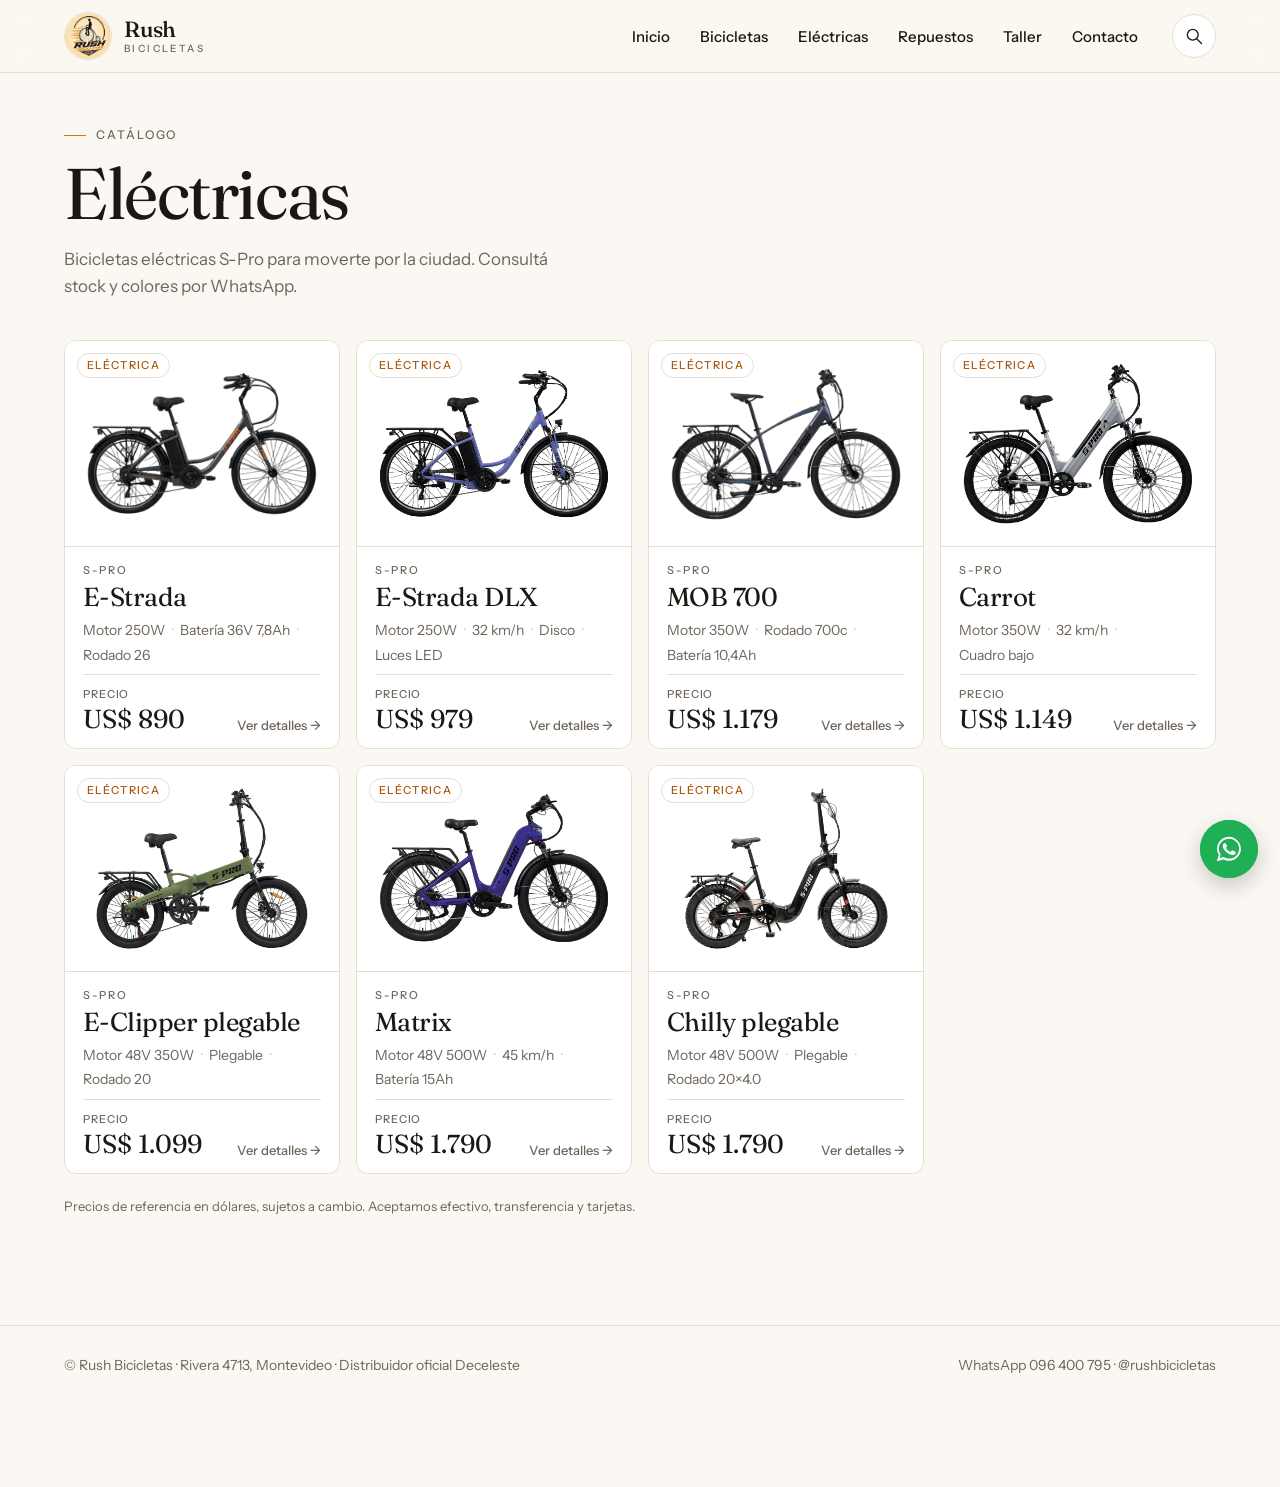
<file: electricas.html>
<!DOCTYPE html>
<html lang="es">
<head>
  <meta charset="UTF-8">
  <meta name="color-scheme" content="light">
  <meta name="viewport" content="width=device-width, initial-scale=1.0, viewport-fit=cover">
  <meta name="description" content="Bicicletas eléctricas S-Pro en Rush Bicicletas, Rivera 4713, Montevideo.">
  <title>Eléctricas · Rush Bicicletas</title>
  <link rel="icon" href="img/logo.webp" type="image/webp">
  <link rel="preconnect" href="https://fonts.googleapis.com">
  <link rel="preconnect" href="https://fonts.gstatic.com" crossorigin>
  <link rel="stylesheet" href="https://fonts.googleapis.com/css2?family=Fraunces:ital,opsz,wght@0,9..144,300..600;1,9..144,300..600&family=Instrument+Sans:wght@400..600&display=swap">
  <link rel="stylesheet" href="css/styles.css">
</head>
<body>
<svg width="0" height="0" style="position:absolute" aria-hidden="true">
  <defs>
    <symbol id="wa-icon" viewBox="0 0 32 32"><path d="M16 3C9 3 3.3 8.6 3.3 15.6c0 2.3.6 4.5 1.8 6.4L3 29l7.2-1.9c1.8 1 3.8 1.5 5.8 1.5 7 0 12.7-5.6 12.7-12.6S23 3 16 3zm0 23.2c-1.9 0-3.7-.5-5.3-1.5l-.4-.2-4.3 1.1 1.1-4.1-.3-.4c-1.1-1.7-1.6-3.6-1.6-5.5C5.2 9.8 10 5.1 16 5.1s10.8 4.7 10.8 10.5S22 26.2 16 26.2zm5.9-7.8c-.3-.2-1.9-.9-2.2-1-.3-.1-.5-.2-.7.2-.2.3-.8 1-1 1.2-.2.2-.4.2-.7.1-.3-.2-1.4-.5-2.6-1.6-1-.9-1.6-1.9-1.8-2.2-.2-.3 0-.5.1-.7l.5-.6c.2-.2.2-.3.3-.5.1-.2 0-.4 0-.6l-1-2.4c-.3-.6-.5-.5-.7-.5h-.6c-.2 0-.6.1-.9.4-.3.3-1.2 1.1-1.2 2.8s1.2 3.2 1.4 3.5c.2.2 2.4 3.6 5.8 5 .8.3 1.4.5 1.9.7.8.3 1.6.2 2.2.1.7-.1 1.9-.8 2.2-1.5.3-.7.3-1.4.2-1.5-.1-.1-.3-.2-.6-.3z"/></symbol>
  </defs>
</svg>

<header>
  <div class="wrap bar">
    <a class="brand" href="index.html" aria-label="Rush Bicicletas, inicio">
      <img src="img/logo.webp" alt="Logo de Rush Bicicletas">
      <div><span>Rush</span><small>BICICLETAS</small></div>
    </a>
    <button class="menu-btn" id="menuBtn" type="button" aria-expanded="false" aria-controls="menu" aria-label="Abrir menú"><i></i><i></i><i></i></button>
    <nav id="menu" aria-label="Secciones">
      <a href="index.html">Inicio</a>
      <a href="bicicletas.html">Bicicletas</a>
      <a href="electricas.html" aria-current="page">Eléctricas</a>
      <a href="repuestos.html">Repuestos</a>
      <a href="taller.html">Taller</a>
      <a href="contacto.html">Contacto</a>
    </nav>
  </div>
</header>

<main>
  <section class="block">
    <div class="wrap">
      <div class="head">
        <div>
          <div class="eyebrow">Catálogo</div>
          <h1>Eléctricas</h1>
          <p>Bicicletas eléctricas S-Pro para moverte por la ciudad. Consultá stock y colores por WhatsApp.</p>
        </div>
        <div class="chips" role="group" aria-label="Filtrar catálogo" id="chips"></div>
      </div>
      <div class="grid" id="grid" data-cats="electrica"></div>
      <p class="note">Precios de referencia en dólares, sujetos a cambio. Aceptamos efectivo, transferencia y tarjetas.</p>
    </div>
  </section>
</main>

<footer><div class="wrap"><span>© Rush Bicicletas · Rivera 4713, Montevideo · Distribuidor oficial Deceleste</span><span>WhatsApp 096 400 795 · @rushbicicletas</span></div></footer>

<a class="wa-float wa-link" href="#" target="_blank" rel="noopener" aria-label="Escribinos por WhatsApp"><svg><use href="#wa-icon"/></svg></a>

<script src="js/main.js"></script>
</body>
</html>
</file>
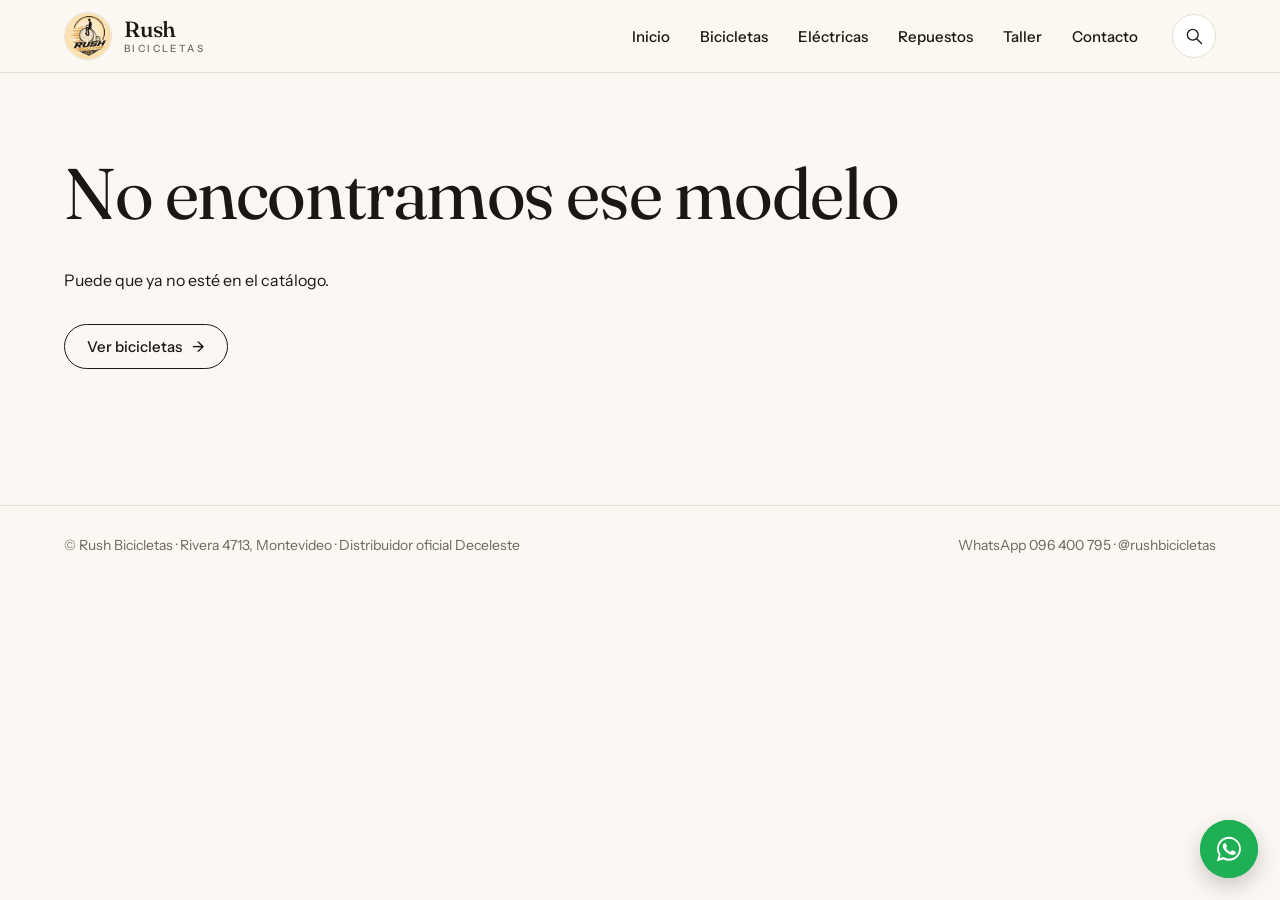
<file: producto.html>
<!DOCTYPE html>
<html lang="es">
<head>
  <meta charset="UTF-8">
  <meta name="color-scheme" content="light">
  <meta name="viewport" content="width=device-width, initial-scale=1.0, viewport-fit=cover">
  <meta name="description" content="Fotos, precio y características del modelo en Rush Bicicletas, Rivera 4713, Montevideo.">
  <title>Modelo · Rush Bicicletas</title>
  <link rel="icon" href="img/logo.webp" type="image/webp">
  <link rel="preconnect" href="https://fonts.googleapis.com">
  <link rel="preconnect" href="https://fonts.gstatic.com" crossorigin>
  <link rel="stylesheet" href="https://fonts.googleapis.com/css2?family=Fraunces:ital,opsz,wght@0,9..144,300..600;1,9..144,300..600&family=Instrument+Sans:wght@400..600&display=swap">
  <link rel="stylesheet" href="css/styles.css">
</head>
<body>
<svg width="0" height="0" style="position:absolute" aria-hidden="true">
  <defs>
    <symbol id="wa-icon" viewBox="0 0 32 32"><path d="M16 3C9 3 3.3 8.6 3.3 15.6c0 2.3.6 4.5 1.8 6.4L3 29l7.2-1.9c1.8 1 3.8 1.5 5.8 1.5 7 0 12.7-5.6 12.7-12.6S23 3 16 3zm0 23.2c-1.9 0-3.7-.5-5.3-1.5l-.4-.2-4.3 1.1 1.1-4.1-.3-.4c-1.1-1.7-1.6-3.6-1.6-5.5C5.2 9.8 10 5.1 16 5.1s10.8 4.7 10.8 10.5S22 26.2 16 26.2zm5.9-7.8c-.3-.2-1.9-.9-2.2-1-.3-.1-.5-.2-.7.2-.2.3-.8 1-1 1.2-.2.2-.4.2-.7.1-.3-.2-1.4-.5-2.6-1.6-1-.9-1.6-1.9-1.8-2.2-.2-.3 0-.5.1-.7l.5-.6c.2-.2.2-.3.3-.5.1-.2 0-.4 0-.6l-1-2.4c-.3-.6-.5-.5-.7-.5h-.6c-.2 0-.6.1-.9.4-.3.3-1.2 1.1-1.2 2.8s1.2 3.2 1.4 3.5c.2.2 2.4 3.6 5.8 5 .8.3 1.4.5 1.9.7.8.3 1.6.2 2.2.1.7-.1 1.9-.8 2.2-1.5.3-.7.3-1.4.2-1.5-.1-.1-.3-.2-.6-.3z"/></symbol>
  </defs>
</svg>

<header>
  <div class="wrap bar">
    <a class="brand" href="index.html" aria-label="Rush Bicicletas, inicio">
      <img src="img/logo.webp" alt="Logo de Rush Bicicletas">
      <div><span>Rush</span><small>BICICLETAS</small></div>
    </a>
    <button class="menu-btn" id="menuBtn" type="button" aria-expanded="false" aria-controls="menu" aria-label="Abrir menú"><i></i><i></i><i></i></button>
    <nav id="menu" aria-label="Secciones">
      <a href="index.html">Inicio</a>
      <a href="bicicletas.html">Bicicletas</a>
      <a href="electricas.html">Eléctricas</a>
      <a href="repuestos.html">Repuestos</a>
      <a href="taller.html">Taller</a>
      <a href="contacto.html">Contacto</a>
    </nav>
  </div>
</header>

<main id="producto" class="block pdp-page"></main>

<footer><div class="wrap"><span>© Rush Bicicletas · Rivera 4713, Montevideo · Distribuidor oficial Deceleste</span><span>WhatsApp 096 400 795 · @rushbicicletas</span></div></footer>

<a class="wa-float wa-link" href="#" target="_blank" rel="noopener" aria-label="Escribinos por WhatsApp"><svg><use href="#wa-icon"/></svg></a>

<script src="js/main.js"></script>
</body>
</html>
</file>
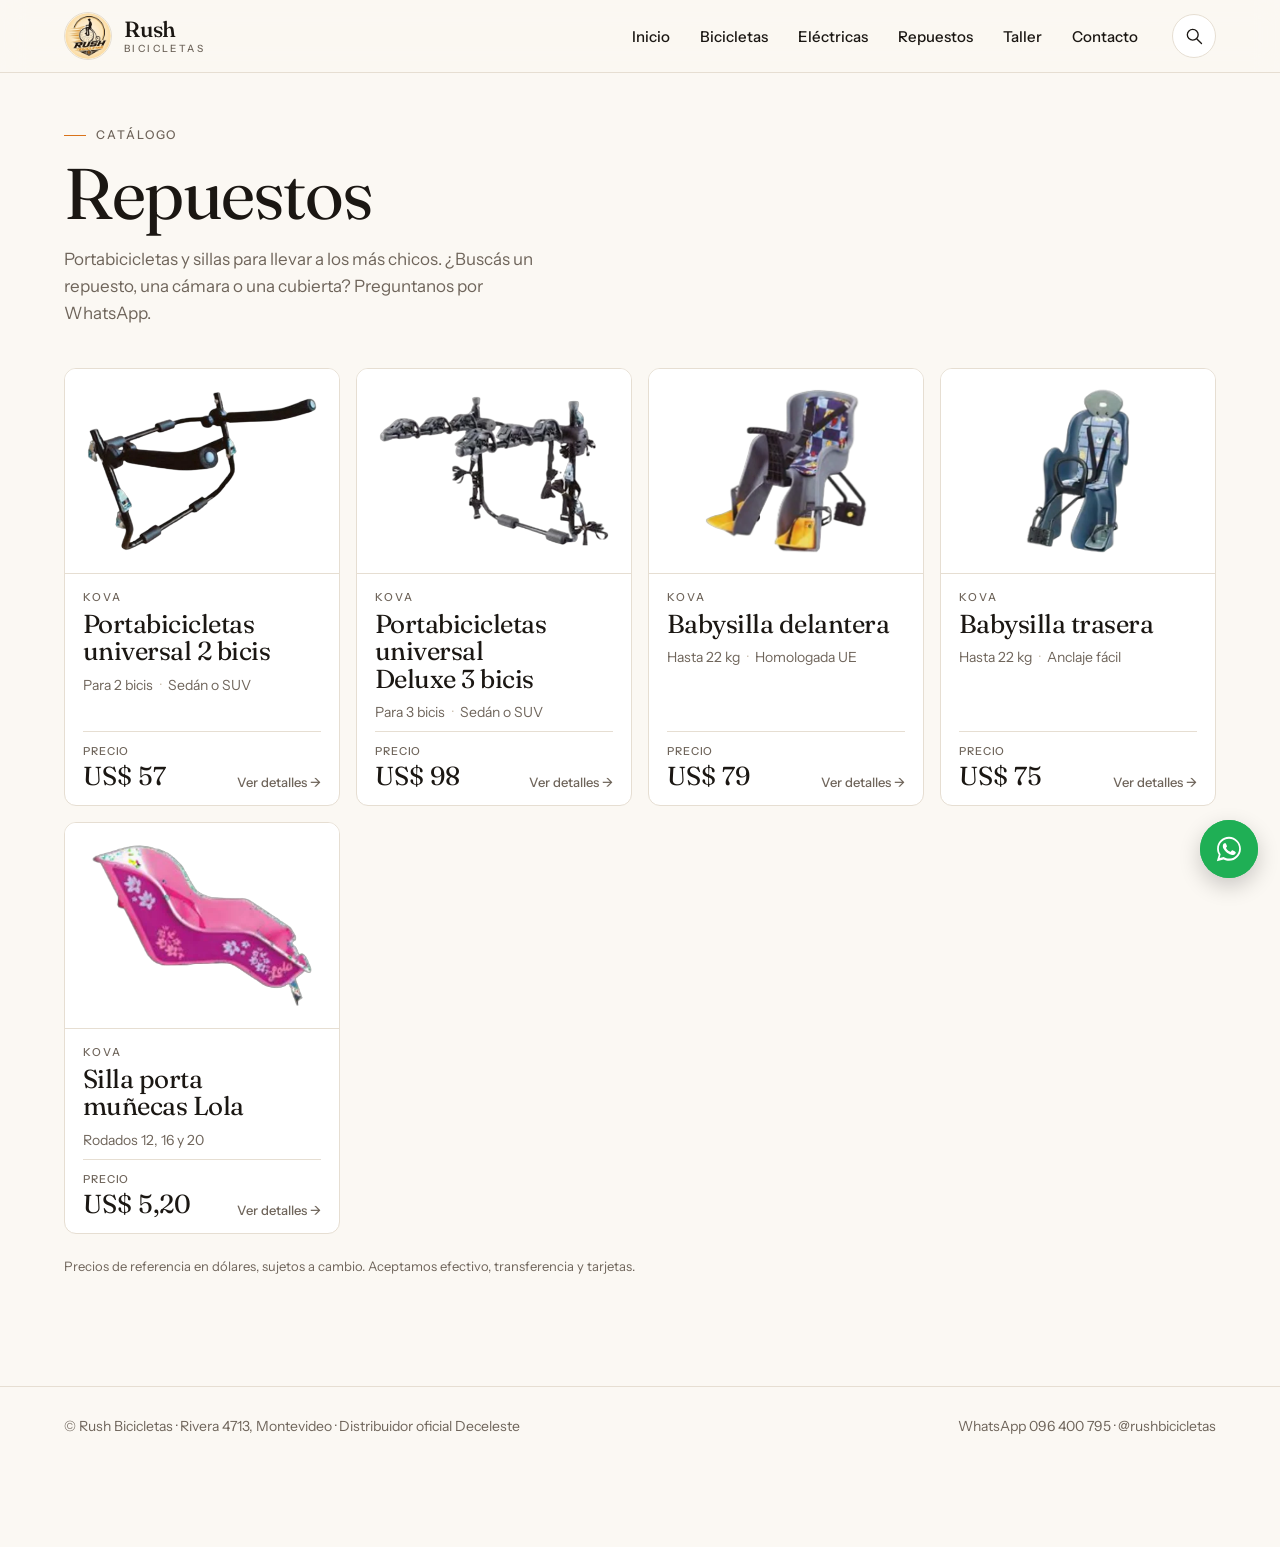
<file: repuestos.html>
<!DOCTYPE html>
<html lang="es">
<head>
  <meta charset="UTF-8">
  <meta name="color-scheme" content="light">
  <meta name="viewport" content="width=device-width, initial-scale=1.0, viewport-fit=cover">
  <meta name="description" content="Repuestos y accesorios para bicicletas en Rush Bicicletas, Rivera 4713, Montevideo.">
  <title>Repuestos · Rush Bicicletas</title>
  <link rel="icon" href="img/logo.webp" type="image/webp">
  <link rel="preconnect" href="https://fonts.googleapis.com">
  <link rel="preconnect" href="https://fonts.gstatic.com" crossorigin>
  <link rel="stylesheet" href="https://fonts.googleapis.com/css2?family=Fraunces:ital,opsz,wght@0,9..144,300..600;1,9..144,300..600&family=Instrument+Sans:wght@400..600&display=swap">
  <link rel="stylesheet" href="css/styles.css">
</head>
<body>
<svg width="0" height="0" style="position:absolute" aria-hidden="true">
  <defs>
    <symbol id="wa-icon" viewBox="0 0 32 32"><path d="M16 3C9 3 3.3 8.6 3.3 15.6c0 2.3.6 4.5 1.8 6.4L3 29l7.2-1.9c1.8 1 3.8 1.5 5.8 1.5 7 0 12.7-5.6 12.7-12.6S23 3 16 3zm0 23.2c-1.9 0-3.7-.5-5.3-1.5l-.4-.2-4.3 1.1 1.1-4.1-.3-.4c-1.1-1.7-1.6-3.6-1.6-5.5C5.2 9.8 10 5.1 16 5.1s10.8 4.7 10.8 10.5S22 26.2 16 26.2zm5.9-7.8c-.3-.2-1.9-.9-2.2-1-.3-.1-.5-.2-.7.2-.2.3-.8 1-1 1.2-.2.2-.4.2-.7.1-.3-.2-1.4-.5-2.6-1.6-1-.9-1.6-1.9-1.8-2.2-.2-.3 0-.5.1-.7l.5-.6c.2-.2.2-.3.3-.5.1-.2 0-.4 0-.6l-1-2.4c-.3-.6-.5-.5-.7-.5h-.6c-.2 0-.6.1-.9.4-.3.3-1.2 1.1-1.2 2.8s1.2 3.2 1.4 3.5c.2.2 2.4 3.6 5.8 5 .8.3 1.4.5 1.9.7.8.3 1.6.2 2.2.1.7-.1 1.9-.8 2.2-1.5.3-.7.3-1.4.2-1.5-.1-.1-.3-.2-.6-.3z"/></symbol>
  </defs>
</svg>

<header>
  <div class="wrap bar">
    <a class="brand" href="index.html" aria-label="Rush Bicicletas, inicio">
      <img src="img/logo.webp" alt="Logo de Rush Bicicletas">
      <div><span>Rush</span><small>BICICLETAS</small></div>
    </a>
    <button class="menu-btn" id="menuBtn" type="button" aria-expanded="false" aria-controls="menu" aria-label="Abrir menú"><i></i><i></i><i></i></button>
    <nav id="menu" aria-label="Secciones">
      <a href="index.html">Inicio</a>
      <a href="bicicletas.html">Bicicletas</a>
      <a href="electricas.html">Eléctricas</a>
      <a href="repuestos.html" aria-current="page">Repuestos</a>
      <a href="taller.html">Taller</a>
      <a href="contacto.html">Contacto</a>
    </nav>
  </div>
</header>

<main>
  <section class="block">
    <div class="wrap">
      <div class="head">
        <div>
          <div class="eyebrow">Catálogo</div>
          <h1>Repuestos</h1>
          <p>Portabicicletas y sillas para llevar a los más chicos. ¿Buscás un repuesto, una cámara o una cubierta? Preguntanos por WhatsApp.</p>
        </div>
        <div class="chips" role="group" aria-label="Filtrar catálogo" id="chips"></div>
      </div>
      <div class="grid" id="grid" data-cats="accesorio"></div>
      <p class="note">Precios de referencia en dólares, sujetos a cambio. Aceptamos efectivo, transferencia y tarjetas.</p>
    </div>
  </section>
</main>

<footer><div class="wrap"><span>© Rush Bicicletas · Rivera 4713, Montevideo · Distribuidor oficial Deceleste</span><span>WhatsApp 096 400 795 · @rushbicicletas</span></div></footer>

<a class="wa-float wa-link" href="#" target="_blank" rel="noopener" aria-label="Escribinos por WhatsApp"><svg><use href="#wa-icon"/></svg></a>

<script src="js/main.js"></script>
</body>
</html>
</file>
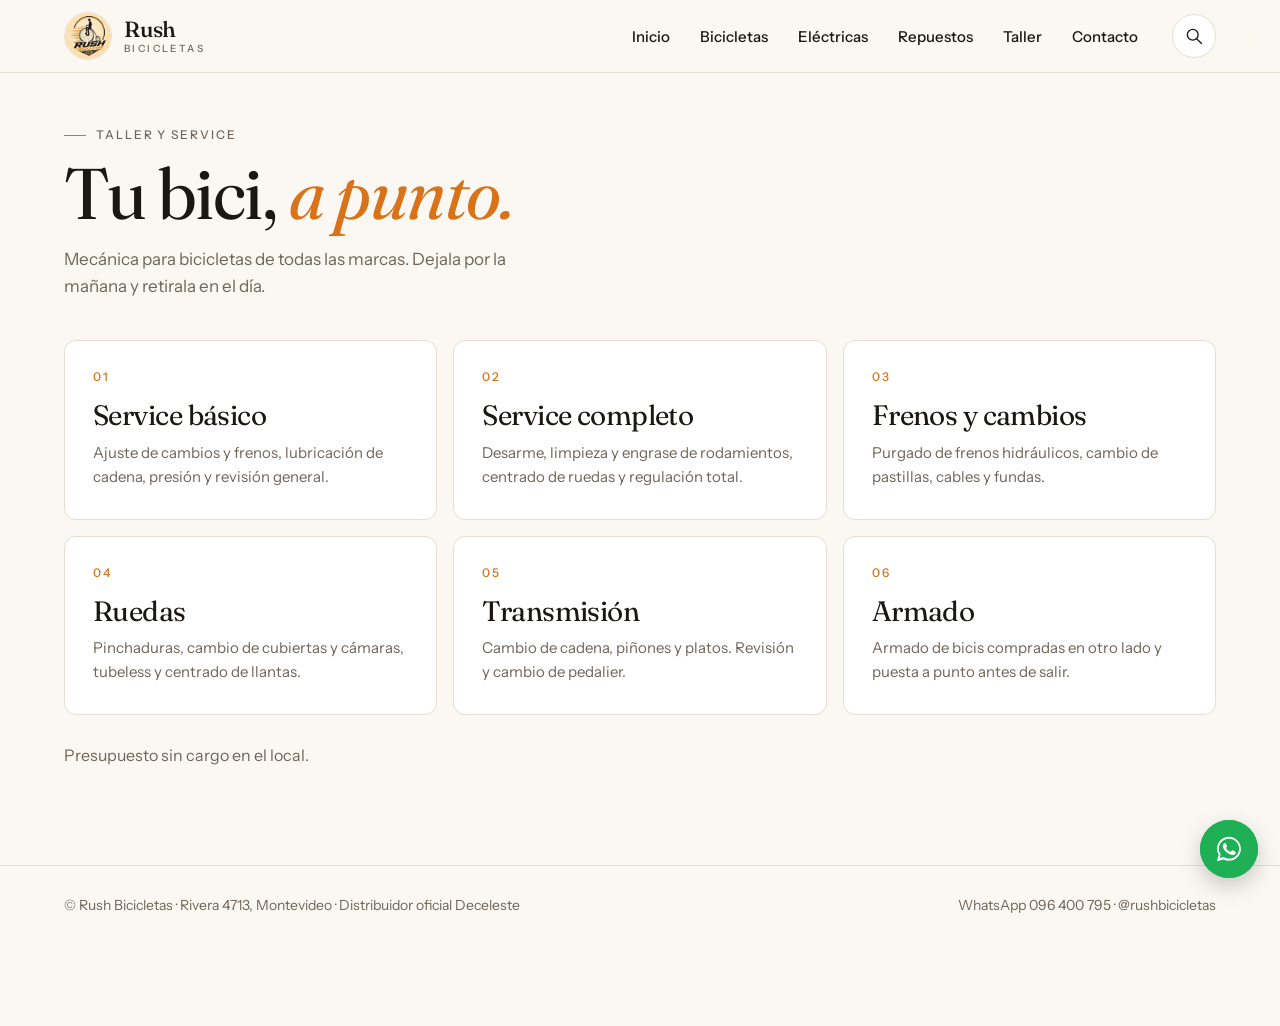
<file: taller.html>
<!DOCTYPE html>
<html lang="es">
<head>
  <meta charset="UTF-8">
  <meta name="color-scheme" content="light">
  <meta name="viewport" content="width=device-width, initial-scale=1.0, viewport-fit=cover">
  <meta name="description" content="Taller de bicicletas en Rivera 4713, Montevideo: service, frenos, cambios, ruedas y armado.">
  <title>Taller · Rush Bicicletas</title>
  <link rel="icon" href="img/logo.webp" type="image/webp">
  <link rel="preconnect" href="https://fonts.googleapis.com">
  <link rel="preconnect" href="https://fonts.gstatic.com" crossorigin>
  <link rel="stylesheet" href="https://fonts.googleapis.com/css2?family=Fraunces:ital,opsz,wght@0,9..144,300..600;1,9..144,300..600&family=Instrument+Sans:wght@400..600&display=swap">
  <link rel="stylesheet" href="css/styles.css">
</head>
<body>
<svg width="0" height="0" style="position:absolute" aria-hidden="true">
  <defs>
    <symbol id="wa-icon" viewBox="0 0 32 32"><path d="M16 3C9 3 3.3 8.6 3.3 15.6c0 2.3.6 4.5 1.8 6.4L3 29l7.2-1.9c1.8 1 3.8 1.5 5.8 1.5 7 0 12.7-5.6 12.7-12.6S23 3 16 3zm0 23.2c-1.9 0-3.7-.5-5.3-1.5l-.4-.2-4.3 1.1 1.1-4.1-.3-.4c-1.1-1.7-1.6-3.6-1.6-5.5C5.2 9.8 10 5.1 16 5.1s10.8 4.7 10.8 10.5S22 26.2 16 26.2zm5.9-7.8c-.3-.2-1.9-.9-2.2-1-.3-.1-.5-.2-.7.2-.2.3-.8 1-1 1.2-.2.2-.4.2-.7.1-.3-.2-1.4-.5-2.6-1.6-1-.9-1.6-1.9-1.8-2.2-.2-.3 0-.5.1-.7l.5-.6c.2-.2.2-.3.3-.5.1-.2 0-.4 0-.6l-1-2.4c-.3-.6-.5-.5-.7-.5h-.6c-.2 0-.6.1-.9.4-.3.3-1.2 1.1-1.2 2.8s1.2 3.2 1.4 3.5c.2.2 2.4 3.6 5.8 5 .8.3 1.4.5 1.9.7.8.3 1.6.2 2.2.1.7-.1 1.9-.8 2.2-1.5.3-.7.3-1.4.2-1.5-.1-.1-.3-.2-.6-.3z"/></symbol>
  </defs>
</svg>

<header>
  <div class="wrap bar">
    <a class="brand" href="index.html" aria-label="Rush Bicicletas, inicio">
      <img src="img/logo.webp" alt="Logo de Rush Bicicletas">
      <div><span>Rush</span><small>BICICLETAS</small></div>
    </a>
    <button class="menu-btn" id="menuBtn" type="button" aria-expanded="false" aria-controls="menu" aria-label="Abrir menú"><i></i><i></i><i></i></button>
    <nav id="menu" aria-label="Secciones">
      <a href="index.html">Inicio</a>
      <a href="bicicletas.html">Bicicletas</a>
      <a href="electricas.html">Eléctricas</a>
      <a href="repuestos.html">Repuestos</a>
      <a href="taller.html" aria-current="page">Taller</a>
      <a href="contacto.html">Contacto</a>
    </nav>
  </div>
</header>

<main>
  <section class="block shop">
    <div class="wrap">
      <div class="head">
        <div>
          <div class="eyebrow">Taller y service</div>
          <h1>Tu bici, <em>a punto.</em></h1>
          <p>Mecánica para bicicletas de todas las marcas. Dejala por la mañana y retirala en el día.</p>
        </div>
      </div>
      <div class="svc">
        <div><h3>Service básico</h3><p>Ajuste de cambios y frenos, lubricación de cadena, presión y revisión general.</p></div>
        <div><h3>Service completo</h3><p>Desarme, limpieza y engrase de rodamientos, centrado de ruedas y regulación total.</p></div>
        <div><h3>Frenos y cambios</h3><p>Purgado de frenos hidráulicos, cambio de pastillas, cables y fundas.</p></div>
        <div><h3>Ruedas</h3><p>Pinchaduras, cambio de cubiertas y cámaras, tubeless y centrado de llantas.</p></div>
        <div><h3>Transmisión</h3><p>Cambio de cadena, piñones y platos. Revisión y cambio de pedalier.</p></div>
        <div><h3>Armado</h3><p>Armado de bicis compradas en otro lado y puesta a punto antes de salir.</p></div>
      </div>
      <div class="cta-row">
        <span class="muted">Presupuesto sin cargo en el local.</span>
      </div>
    </div>
  </section>
</main>

<footer><div class="wrap"><span>© Rush Bicicletas · Rivera 4713, Montevideo · Distribuidor oficial Deceleste</span><span>WhatsApp 096 400 795 · @rushbicicletas</span></div></footer>

<a class="wa-float wa-link" href="#" target="_blank" rel="noopener" aria-label="Escribinos por WhatsApp"><svg><use href="#wa-icon"/></svg></a>

<script src="js/main.js"></script>
</body>
</html>
</file>
<file: css/styles.css>
/* Sitio de varias páginas: index (portada + ciclista), bicicletas, electricas, repuestos, taller, contacto, producto.
   Estilo: serif (Fraunces) para títulos + sans sobria (Instrument Sans); neutros cálidos y el naranja del logo como único acento. */
:root{
  --bg:#FBF8F3;          /* blanco roto cálido */
  --surface:#FFFFFF;
  --soft:#F3EEE6;        /* neutro para fondos suaves */
  --ink:#1B1713;
  --muted:#6F655B;
  --line:#E6DED2;
  --line-strong:#CFC4B4;
  --orange:#D9731A;      /* naranja del logo: único acento */
  --orange-ink:#A9560C;
  --wa:#1FAF55;
  --display:"Fraunces",Georgia,"Times New Roman",serif;
  --body:"Instrument Sans",system-ui,-apple-system,"Segoe UI",sans-serif;
  --r:12px;
  --ease:cubic-bezier(.2,.7,.2,1);
  color-scheme:light;     /* siempre claro, aunque el dispositivo esté en modo oscuro */
}

*{box-sizing:border-box}
[hidden]{display:none!important}
html{scroll-behavior:smooth}
body{background:var(--bg);color:var(--ink);font:16px/1.6 var(--body);margin:0;overflow-x:hidden;-webkit-font-smoothing:antialiased}
a{color:inherit}
.wrap{max-width:1200px;margin:0 auto;padding-inline:24px}
h1,h2,h3{font-family:var(--display);font-weight:400;line-height:1.02;letter-spacing:-.02em;margin:0;text-wrap:balance;font-optical-sizing:auto}
h1 em,h2 em{font-style:italic;color:var(--orange)}
.eyebrow{display:flex;align-items:center;gap:10px;font:500 12px/1 var(--body);letter-spacing:.16em;text-transform:uppercase;color:var(--muted)}
.eyebrow::before{content:"";width:22px;height:1px;background:var(--orange)}
:focus-visible{outline:2px solid var(--orange);outline-offset:3px;border-radius:6px}

/* Header */
header{position:sticky;top:env(safe-area-inset-top,0px);z-index:40;background:color-mix(in srgb,var(--bg) 86%,transparent);backdrop-filter:blur(12px) saturate(1.2);border-bottom:1px solid var(--line)}
.bar{display:flex;align-items:center;gap:20px;padding-block:12px}
.brand{display:flex;align-items:center;gap:12px;text-decoration:none}
.brand img{width:48px;height:48px;border-radius:50%;border:1px solid var(--line)}
.brand span{display:block;font:500 22px/1 var(--display);letter-spacing:-.01em}
.brand small{display:block;font:500 10px/1 var(--body);letter-spacing:.24em;color:var(--muted);margin-top:4px}
#menu{display:flex;gap:2px;margin-left:auto;order:2}
#menu a{text-decoration:none;font:500 15px/1 var(--body);padding:10px 14px;color:transparent;background:linear-gradient(var(--orange),var(--orange)) center/0% 100% no-repeat,linear-gradient(var(--ink),var(--ink));-webkit-background-clip:text;background-clip:text;transition:background-size .35s var(--ease)}
#menu a:hover{background-size:100% 100%,auto}
.menu-btn{display:none;order:4;width:44px;height:44px;border:1px solid var(--line);border-radius:50%;background:var(--surface);cursor:pointer;flex-direction:column;justify-content:center;align-items:center;gap:5px}
.menu-btn i{display:block;width:18px;height:1.5px;background:var(--ink);border-radius:2px;transition:transform .25s var(--ease),opacity .2s}
header.open .menu-btn i:nth-child(1){transform:translateY(6.5px) rotate(45deg)}
header.open .menu-btn i:nth-child(2){opacity:0}
header.open .menu-btn i:nth-child(3){transform:translateY(-6.5px) rotate(-45deg)}
.btn{display:inline-flex;align-items:center;gap:10px;text-decoration:none;font:500 15px/1 var(--body);padding:14px 22px;border-radius:999px;border:0;cursor:pointer;white-space:nowrap;transition:background .25s,color .25s,border-color .25s}
.btn-ghost{border:1px solid var(--ink);color:var(--ink);background:transparent}
.btn-ghost:hover{background:var(--ink);color:var(--bg)}
.btn-ghost::after{content:"→";transition:transform .25s var(--ease)}
.btn-ghost:hover::after{transform:translateX(3px)}
.link{font:500 15px/1 var(--body);text-decoration:none;color:var(--ink);border-bottom:1px solid var(--line-strong);padding-bottom:4px;transition:border-color .2s}
.link:hover{border-color:var(--orange)}
@media (max-width:860px){
  .menu-btn{display:flex}
  .search-btn{margin-left:auto}
  #menu{display:none;position:absolute;left:0;right:0;top:100%;flex-direction:column;gap:0;padding:8px 24px 18px;background:var(--bg);border-bottom:1px solid var(--line)}
  header.open #menu{display:flex}
  #menu a{padding:16px 0;font-size:18px;border-bottom:1px solid var(--line)}
  #menu a{color:var(--ink);background:none}
}

/* Hero: texto arriba a la izquierda, destacada a la derecha (asimétrico) */
.hero{padding-block:48px 72px}
.hero .wrap{display:grid;grid-template-columns:minmax(0,1.35fr) minmax(300px,.75fr);gap:64px;align-items:start}
.hero-text{padding-top:20px}
.hero h1{font-size:clamp(56px,8.4vw,124px);line-height:.94;letter-spacing:-.035em;margin:22px 0 0}
.hero h1 em{display:block;font-weight:300}
.hero p{max-width:44ch;font-size:18px;color:var(--muted);margin:28px 0 32px}
.hero .ctas{display:flex;gap:24px;align-items:center;flex-wrap:wrap}
.facts{display:grid;grid-template-columns:repeat(3,auto);justify-content:start;gap:0;margin:48px 0 0;padding:0;list-style:none;border-top:1px solid var(--line)}
.facts li{padding:16px 28px 0 0;margin-right:28px;border-right:1px solid var(--line);font-size:14px;color:var(--muted)}
.facts li:last-child{border-right:0;margin-right:0}
.facts b{display:block;font:400 22px/1.2 var(--display);color:var(--ink);margin-bottom:2px}
.hero-card{background:var(--surface);border:1px solid var(--line);border-radius:18px;padding:14px 14px 22px;display:grid;gap:12px;transition:border-color .3s}
.hero-card:hover{border-color:var(--line-strong)}
.hero-card .photo{background:var(--soft);border-radius:10px;aspect-ratio:1/1;overflow:hidden}
.hero-card .photo img{width:100%;height:100%;object-fit:contain;mix-blend-mode:multiply;padding:10px;transition:transform .6s var(--ease)}
.hero-card:hover .photo img{transform:scale(1.03)}
.hero-card .meta{padding:6px 8px 0;display:grid;gap:10px}
.hero-card h3{font-size:28px}
.hero-card .row{display:flex;justify-content:space-between;align-items:end;gap:12px}
.hero-card .price{font:400 34px/1 var(--display);font-variant-numeric:tabular-nums}
.hero-card .price small{display:block;font:500 12px/1 var(--body);letter-spacing:.08em;text-transform:uppercase;color:var(--muted);margin-bottom:6px}
.hero-card .hint-wa{margin:0;color:var(--muted);font-size:14px}
@media (max-width:900px){.hero .wrap{grid-template-columns:1fr;gap:40px}.hero-text{padding-top:0}.facts{grid-template-columns:1fr 1fr}.facts li:nth-child(2){border-right:0;margin-right:0}.facts li:nth-child(3){grid-column:1/-1}}

/* Franja de marcas; el ciclista la recorre con las ruedas sobre el borde de abajo */
.brands{position:relative;border-block:1px solid var(--line);padding-block:34px 26px;background:var(--surface)}
.brands .wrap{display:flex;gap:28px 40px;flex-wrap:wrap;justify-content:space-between;align-items:center}
.brands b{font:500 13px/1 var(--body);letter-spacing:.2em;text-transform:uppercase;color:var(--muted)}
.brands .dist{font:italic 400 20px/1 var(--display);letter-spacing:0;text-transform:none;color:var(--ink);text-align:right}
.brands .dist small{display:block;font:500 10px/1 var(--body);font-style:normal;letter-spacing:.2em;text-transform:uppercase;margin-top:6px;color:var(--orange-ink)}
.ride{position:absolute;inset:0;overflow:hidden;pointer-events:none;z-index:2}
.bike{position:absolute;left:0;bottom:-2px;width:min(120px,32vw);pointer-events:none;will-change:transform;filter:drop-shadow(0 4px 4px rgba(0,0,0,.14))}
.bike-flip{transition:transform .45s cubic-bezier(.6,0,.3,1);transform-origin:50% 50%}
.bike svg{display:block;width:100%;height:auto;overflow:visible}

/* Secciones */
section.block{padding-block:96px}
main > section.block:first-child{padding-top:56px}
.head{display:flex;justify-content:space-between;align-items:end;gap:24px;flex-wrap:wrap;margin-bottom:40px}
.head h1,.head h2,.page-title{font-size:clamp(44px,5.6vw,76px);margin-top:16px}
.page-title{margin:16px 0 8px}
.head p{color:var(--muted);max-width:46ch;margin:16px 0 0;font-size:17px}
.chips{display:flex;gap:6px;flex-wrap:wrap}
.chip{font:500 14px/1 var(--body);padding:10px 16px;border-radius:999px;border:1px solid var(--line);background:transparent;color:var(--muted);cursor:pointer;transition:border-color .2s,color .2s,background .2s}
.chip:hover{border-color:var(--line-strong);color:var(--ink)}
.chip[aria-pressed="true"]{background:var(--ink);color:var(--bg);border-color:var(--ink)}
.chip small{opacity:.55;margin-left:6px;font-variant-numeric:tabular-nums}

/* Accesos de la portada: grilla asimétrica (Bicicletas grande) */
.tiles{display:grid;grid-template-columns:1.4fr 1fr 1fr;grid-template-rows:repeat(2,minmax(240px,auto));gap:16px}
.tile{position:relative;display:flex;flex-direction:column;justify-content:flex-end;gap:6px;padding:24px;border:1px solid var(--line);border-radius:var(--r);background:var(--surface);text-decoration:none;overflow:hidden;transition:border-color .3s}
.tile:hover{border-color:var(--line-strong)}
.tile img{position:absolute;inset:0 0 auto;width:100%;height:66%;object-fit:contain;padding:18px;transition:transform .6s var(--ease)}
.tile:hover img{transform:scale(1.04)}
.tile span{font:400 32px/1 var(--display);letter-spacing:-.02em;display:flex;align-items:baseline;gap:10px}
.tile span::after{content:"→";font:400 18px/1 var(--body);color:var(--orange);transition:transform .3s var(--ease)}
.tile:hover span::after{transform:translateX(4px)}
.tile small{color:var(--muted);font-size:14px}
.tile-big{grid-row:span 2}
.tile-big img{height:74%}
.tile-big span{font-size:46px}
.tile-wide{grid-column:span 2}
.tile-wide ul{position:absolute;top:24px;left:24px;right:24px;margin:0;padding:0;list-style:none;display:flex;flex-wrap:wrap;gap:6px}
.tile-wide li{font:500 13px/1 var(--body);color:var(--muted);border:1px solid var(--line);border-radius:999px;padding:8px 12px}
@media (max-width:900px){.tiles{grid-template-columns:1fr 1fr;grid-template-rows:none}.tile-wide{grid-column:1/-1}.tile{min-height:220px}.tile-big{grid-column:1/-1;grid-row:auto;min-height:340px}}
@media (max-width:520px){.tiles{grid-template-columns:1fr}.tile-wide,.tile-big{grid-column:auto}}

/* Tarjetas de producto */
.grid{display:grid;grid-template-columns:repeat(auto-fill,minmax(260px,1fr));gap:16px}
.card{background:var(--surface);border:1px solid var(--line);border-radius:var(--r);display:flex;flex-direction:column;overflow:hidden;transition:border-color .3s}
a.card{text-decoration:none;color:inherit}
.card:hover{border-color:var(--line-strong)}
.card .pic{background:#fff;aspect-ratio:4/3;position:relative;border-bottom:1px solid var(--line);overflow:hidden}
.card .pic img{position:absolute;inset:0;width:100%;height:100%;object-fit:contain;padding:16px;transition:transform .6s var(--ease)}
.card:hover .pic img{transform:scale(1.04)}
.tag{position:absolute;top:12px;left:12px;z-index:1;font:500 11px/1 var(--body);letter-spacing:.12em;text-transform:uppercase;background:var(--surface);color:var(--orange-ink);border:1px solid var(--line);padding:6px 9px;border-radius:999px}
.card .body{padding:18px 18px 16px;display:flex;flex-direction:column;gap:8px;flex:1;min-width:0}
.brand-name{font:500 11px/1 var(--body);letter-spacing:.18em;text-transform:uppercase;color:var(--muted)}
.card h3{font:400 26px/1.05 var(--display);letter-spacing:-.02em}
.card .specs{margin:0;padding:0;list-style:none;color:var(--muted);font-size:14px;display:flex;flex-wrap:wrap;gap:2px 0}
.card .specs li:not(:last-child)::after{content:"·";margin:0 7px;color:var(--line-strong)}
.card .foot{margin-top:auto;display:flex;justify-content:space-between;align-items:end;gap:10px;padding-top:14px;border-top:1px solid var(--line)}
.card .p{font:400 26px/1 var(--display);font-variant-numeric:tabular-nums}
.card .p small{font:500 11px/1 var(--body);letter-spacing:.08em;text-transform:uppercase;color:var(--muted);display:block;margin-bottom:6px}
.card .more{font:500 13px/1 var(--body);color:var(--muted);white-space:nowrap;transition:color .2s}
.card:hover .more{color:var(--orange-ink)}
.note{color:var(--muted);font-size:13px;margin-top:22px}

/* Taller */
.shop .muted{color:var(--muted)}
.svc{counter-reset:svc;display:grid;grid-template-columns:repeat(auto-fit,minmax(300px,1fr));gap:16px}
.svc div{background:var(--surface);border:1px solid var(--line);border-radius:var(--r);padding:30px 28px;counter-increment:svc;transition:border-color .3s}
.svc div:hover{border-color:var(--line-strong)}
.svc div::before{content:"0" counter(svc);display:block;font:500 12px/1 var(--body);letter-spacing:.16em;color:var(--orange);margin-bottom:18px}
.svc h3{font:400 28px/1.05 var(--display)}
.svc p{margin:10px 0 0;color:var(--muted);font-size:15px}
.shop .cta-row{display:flex;gap:14px;align-items:center;flex-wrap:wrap;margin-top:28px}

/* Contacto */
.contact{display:grid;grid-template-columns:1.1fr .9fr;gap:48px;align-items:start}
.info{display:grid;gap:20px}
.info .row{display:grid;grid-template-columns:130px 1fr;gap:12px;padding-bottom:18px;border-bottom:1px solid var(--line)}
.info .row span{font:500 11px/2 var(--body);letter-spacing:.18em;text-transform:uppercase;color:var(--muted)}
.info .row b{font:400 26px/1.2 var(--display)}
.info .row a{text-decoration:none;border-bottom:1px solid var(--orange)}
.status{display:inline-flex;align-items:center;gap:8px;font:500 14px/1 var(--body);padding:8px 14px;border-radius:999px;border:1px solid var(--line);background:var(--surface);margin-top:14px}
.status i{width:8px;height:8px;border-radius:50%;background:var(--muted)}
.status.open i{background:var(--wa);box-shadow:0 0 0 4px color-mix(in srgb,var(--wa) 22%,transparent)}
.wa-box{background:var(--surface);border:1px solid var(--line);border-radius:18px;padding:32px;display:grid;gap:14px}
.wa-box h3{font:400 38px/1.05 var(--display)}
.num{display:flex;gap:10px;align-items:center;flex-wrap:wrap}
.num code{font:400 32px/1 var(--display);letter-spacing:.01em;user-select:all}
.copy{font:500 13px/1 var(--body);padding:8px 12px;border-radius:999px;border:1px solid var(--line-strong);background:transparent;color:var(--ink);cursor:pointer;transition:background .2s,color .2s}
.copy:hover{background:var(--ink);color:var(--bg)}
.map{display:block;width:100%;height:380px;border:1px solid var(--line);border-radius:var(--r);margin-top:48px;background:var(--soft);filter:grayscale(.35)}
@media (max-width:760px){.contact{grid-template-columns:1fr}.info .row{grid-template-columns:1fr;gap:4px}}

footer{border-top:1px solid var(--line);padding-block:28px 110px;color:var(--muted);font-size:14px}
footer .wrap{display:flex;justify-content:space-between;gap:12px;flex-wrap:wrap}

/* WhatsApp flotante */
.wa-float{position:fixed;right:22px;bottom:calc(22px + env(safe-area-inset-bottom,0px));z-index:50;width:58px;height:58px;border-radius:50%;background:var(--wa);display:grid;place-items:center;box-shadow:0 8px 22px rgba(0,0,0,.2);transition:transform .25s var(--ease)}
.wa-float:hover{transform:translateY(-2px)}
.wa-float svg{width:30px;height:30px;fill:#fff}
.wa-float::before{content:"";position:absolute;inset:0;border-radius:50%;background:var(--wa);animation:ping 3s ease-out infinite;z-index:-1}
@keyframes ping{0%{transform:scale(1);opacity:.35}100%{transform:scale(1.5);opacity:0}}

/* Aparición suave al entrar en pantalla */
.reveal{opacity:0;transform:translateY(14px);transition:opacity .8s var(--ease),transform .8s var(--ease)}
.reveal.in{opacity:1;transform:none}

@media (prefers-reduced-motion:reduce){*{animation:none!important;transition:none!important}html{scroll-behavior:auto}.reveal{opacity:1;transform:none}}

/* Página de un modelo (galería + precio + ficha) */
.pdp-page{padding-block:28px 96px}
.crumbs{display:flex;flex-wrap:wrap;gap:10px;align-items:center;font-size:14px;color:var(--muted);margin-bottom:28px}
.crumbs a{color:var(--muted);text-decoration:none;border-bottom:1px solid transparent}
.crumbs a:hover{color:var(--ink);border-color:var(--line-strong)}
.crumbs span{color:var(--line-strong)}
.crumbs b{color:var(--ink);font-weight:500}
.pdp{display:grid;grid-template-columns:minmax(0,1.5fr) minmax(320px,1fr);gap:40px;align-items:start}
.gallery{display:flex;gap:12px;min-width:0}
.thumbs{display:flex;flex-direction:column;gap:8px;flex:none}
.thumbs button{width:72px;height:72px;padding:4px;border:1px solid var(--line);border-radius:8px;background:#fff;cursor:pointer;transition:border-color .2s}
.thumbs button:hover{border-color:var(--line-strong)}
.thumbs button[aria-pressed="true"]{border-color:var(--ink)}
.thumbs img{width:100%;height:100%;object-fit:contain}
.main-photo{position:relative;flex:1;min-width:0;aspect-ratio:4/3;background:#fff;border:1px solid var(--line);border-radius:var(--r);overflow:hidden}
.main-photo img{position:absolute;inset:0;width:100%;height:100%;object-fit:contain;padding:28px}
.buybox{padding:8px 0 0;display:grid;gap:14px;position:sticky;top:104px}
.buybox h1{font-size:clamp(40px,4.4vw,56px);letter-spacing:-.03em}
.buybox .price{font:400 40px/1 var(--display);font-variant-numeric:tabular-nums;padding:18px 0;border-block:1px solid var(--line)}
.buybox .price small{display:block;font:500 11px/1 var(--body);letter-spacing:.1em;text-transform:uppercase;color:var(--muted);margin-bottom:8px}
.buybox .specs{margin:0;padding:0;list-style:none;display:flex;flex-wrap:wrap;gap:6px}
.buybox .specs li{font:500 13px/1 var(--body);border:1px solid var(--line);padding:8px 12px;border-radius:999px}
.perks{margin:8px 0 0;padding:0;list-style:none;display:grid;gap:12px;font-size:15px;color:var(--muted)}
.perks li{padding-left:20px;position:relative}
.perks li::before{content:"";position:absolute;left:0;top:.72em;width:10px;height:1px;background:var(--orange)}
.perks b{color:var(--ink);font-weight:500}
.buybox .note{margin:0}
.pdp-info{display:grid;grid-template-columns:minmax(0,1.5fr) minmax(320px,1fr);gap:40px;margin-top:64px;align-items:start}
.pdp-info h2,.related h2{font-size:34px;margin-bottom:18px}
.pdp-info p{margin:0;font-size:17px;color:var(--muted);max-width:60ch}
.ficha{width:100%;border-collapse:collapse;font-size:15px;border-top:1px solid var(--ink)}
.ficha th,.ficha td{text-align:left;vertical-align:top;padding:14px 0;border-bottom:1px solid var(--line)}
.ficha th{width:36%;font-weight:500;color:var(--muted);padding-right:16px}
.related{margin-top:88px}
.notfound{display:grid;gap:14px;justify-items:start;padding-block:40px}
@media (max-width:900px){
  .pdp,.pdp-info{grid-template-columns:1fr}
  .buybox{position:static}
  .gallery{flex-direction:column-reverse}
  .thumbs{flex-direction:row;overflow-x:auto}
  .thumbs button{width:64px;height:64px}
}

/* Buscador */
.search-btn{order:3;display:grid;place-items:center;width:44px;height:44px;border:1px solid var(--line);border-radius:50%;background:var(--surface);color:var(--ink);cursor:pointer;flex:none;transition:border-color .2s}
.search-btn:hover{border-color:var(--line-strong)}
.search-btn svg,.search-field svg{width:20px;height:20px}
dialog.search{width:min(680px,calc(100% - 32px));max-height:min(640px,calc(100vh - 80px));margin:72px auto auto;padding:0;border:1px solid var(--line);border-radius:16px;background:var(--surface);color:var(--ink);box-shadow:0 30px 60px -20px rgba(27,23,19,.35);overflow:hidden}
dialog.search[open]{animation:searchIn .25s var(--ease)}
@keyframes searchIn{from{opacity:0;transform:translateY(-8px)}to{opacity:1;transform:none}}
dialog.search::backdrop{background:rgba(27,23,19,.35);backdrop-filter:blur(4px)}
.search-box{display:flex;flex-direction:column;max-height:inherit}
.search-field{display:flex;align-items:center;gap:12px;padding:18px 20px;border-bottom:1px solid var(--line);color:var(--muted)}
.search-field input{flex:1;min-width:0;border:0;outline:0;background:transparent;color:var(--ink);font:400 22px/1.2 var(--display);letter-spacing:-.01em}
.search-field input::placeholder{color:var(--line-strong)}
.search-field input::-webkit-search-cancel-button{display:none}
.search-close{font:500 12px/1 var(--body);color:var(--muted);border:1px solid var(--line);border-radius:6px;padding:6px 8px;background:transparent;cursor:pointer}
.search-body{overflow-y:auto;padding:16px 12px 12px}
.search-suggest{display:flex;flex-wrap:wrap;gap:6px;align-items:center;padding:0 8px 8px}
.search-suggest span{font:500 11px/1 var(--body);letter-spacing:.16em;text-transform:uppercase;color:var(--muted);margin-right:6px}
.search-count{margin:0 8px 8px;font:500 11px/1 var(--body);letter-spacing:.16em;text-transform:uppercase;color:var(--muted)}
.search-count:empty{display:none}
.search-results{list-style:none;margin:0;padding:0;display:grid;gap:2px}
.search-results a{display:grid;grid-template-columns:64px 1fr auto;gap:14px;align-items:center;padding:8px;border-radius:10px;text-decoration:none;color:inherit;outline:0;transition:background .15s}
.search-results a:hover,.search-results a:focus-visible{background:var(--soft)}
.search-results img{width:64px;height:48px;object-fit:contain;background:#fff;border:1px solid var(--line);border-radius:6px;padding:3px}
.sr-info{min-width:0}
.sr-info small{display:block;font:500 11px/1.2 var(--body);letter-spacing:.12em;text-transform:uppercase;color:var(--muted);margin-bottom:4px}
.sr-info b{font:400 19px/1.15 var(--display);letter-spacing:-.01em}
.sr-price{font:400 17px/1 var(--display);font-variant-numeric:tabular-nums;white-space:nowrap}
.search-empty{padding:18px 8px;color:var(--muted)}
@media (max-width:600px){dialog.search{margin-top:16px}.search-field input{font-size:19px}.search-close{display:none}.search-results a{grid-template-columns:56px 1fr;}.search-results img{width:56px;height:44px}.sr-price{grid-column:2;font-size:15px}}

/* Opiniones de Google (portada) */
.stars{color:var(--orange);letter-spacing:.12em;font-size:15px;line-height:1}
.stars-45{background:linear-gradient(90deg,var(--orange) 90%,var(--line-strong) 90%);-webkit-background-clip:text;background-clip:text;color:transparent}
.rating{display:flex;align-items:center;gap:16px;text-decoration:none;color:inherit;padding:14px 20px;border:1px solid var(--line);border-radius:999px;background:var(--surface);transition:border-color .2s}
.rating:hover{border-color:var(--line-strong)}
.rating b{font:400 44px/1 var(--display);letter-spacing:-.03em}
.rating small{display:block;font-size:13px;color:var(--muted);margin-top:6px}
.reviews-grid{display:grid;grid-template-columns:repeat(3,1fr);gap:16px}
.review{margin:0;display:flex;flex-direction:column;gap:18px;padding:28px;background:var(--surface);border:1px solid var(--line);border-radius:var(--r)}
.review blockquote{margin:0;font:400 20px/1.4 var(--display);letter-spacing:-.01em;text-wrap:pretty}
.review figcaption{margin-top:auto;padding-top:16px;border-top:1px solid var(--line);font-size:13px;color:var(--muted)}
.review figcaption b{display:block;font:500 15px/1.3 var(--body);color:var(--ink)}
.review-lead{grid-column:span 2}
.review-lead blockquote{font-size:26px;line-height:1.3}
.review-photos{display:grid;grid-template-columns:repeat(3,1fr);gap:8px;margin-top:auto}
.review-photos + figcaption{margin-top:0}
.review-photos img{width:100%;aspect-ratio:1;object-fit:cover;border-radius:8px}
.review-pic > img{width:100%;aspect-ratio:4/3;object-fit:cover;border-radius:8px}
.reviews-more{margin:28px 0 0}
@media (max-width:980px){.reviews-grid{grid-template-columns:1fr 1fr}.review-lead{grid-column:1/-1}}
@media (max-width:600px){.reviews-grid{grid-template-columns:1fr}.review-lead{grid-column:auto}.rating{width:100%}}
</file>
